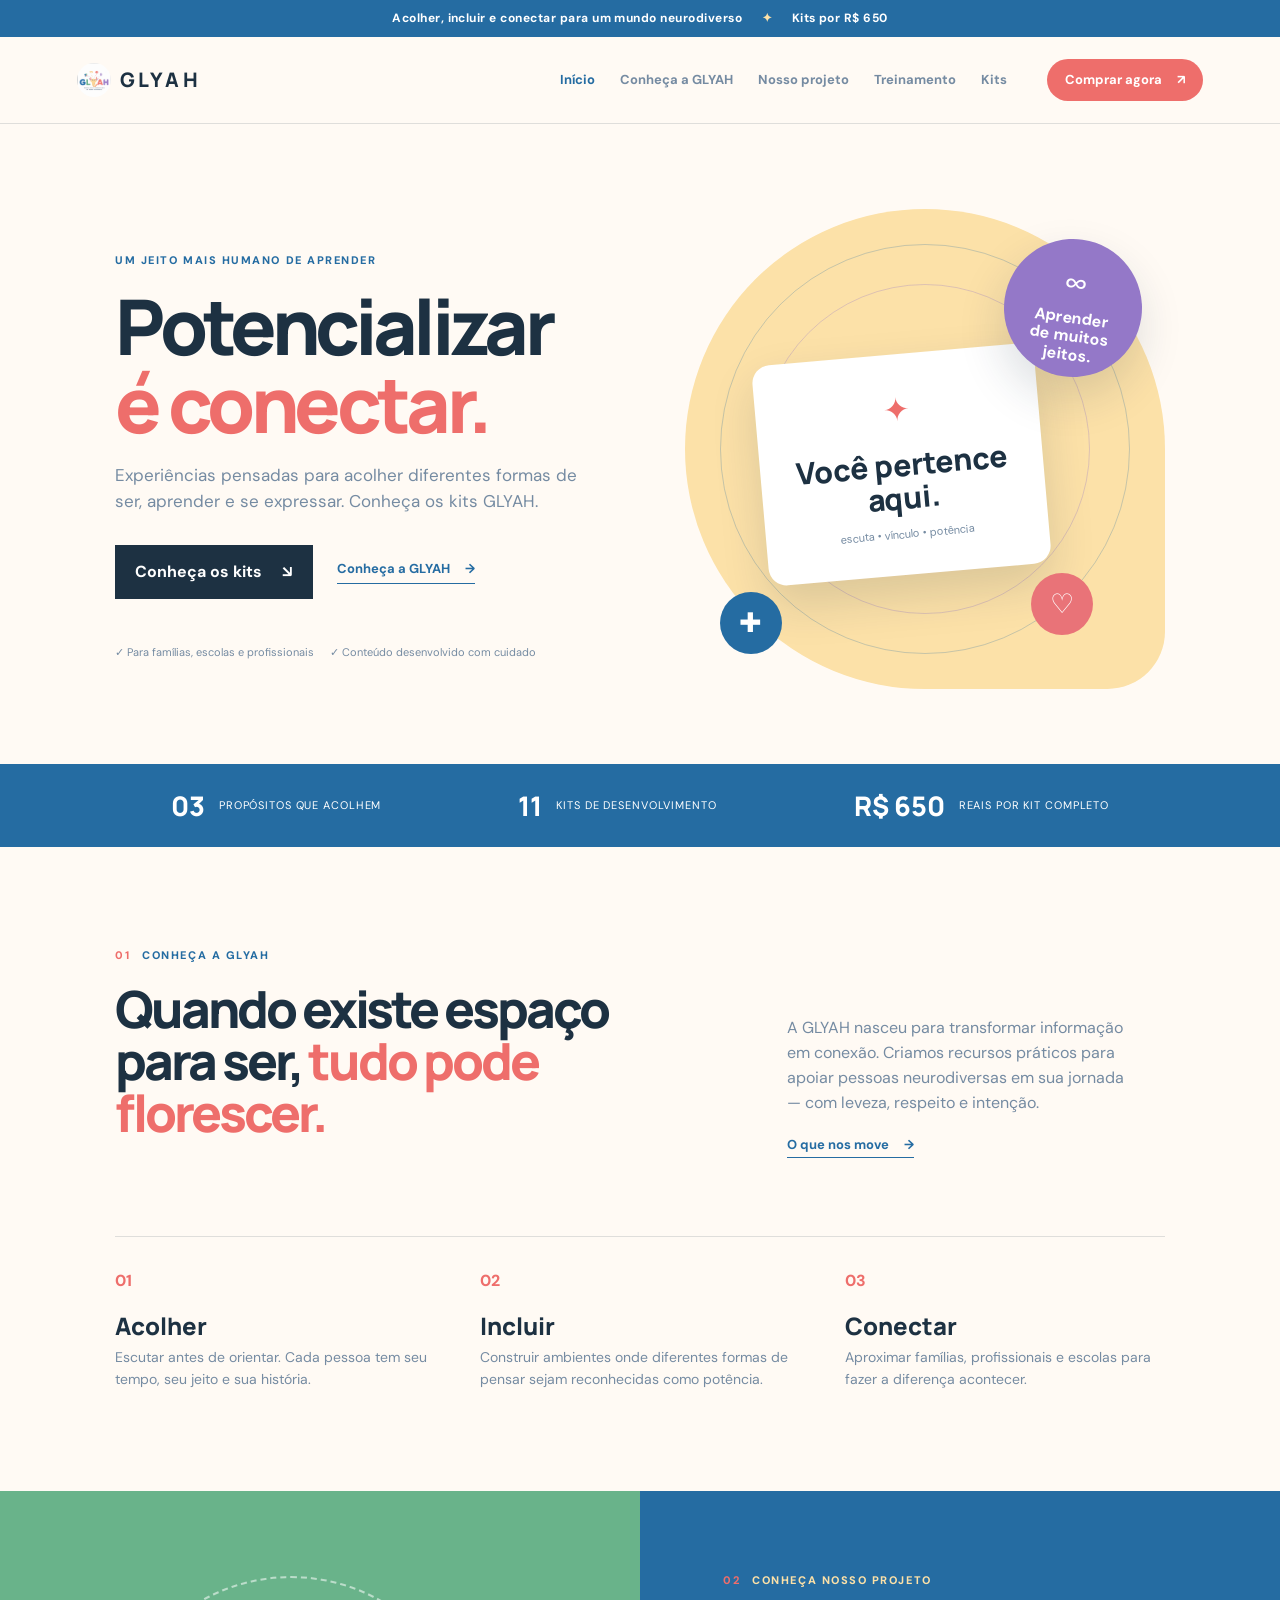
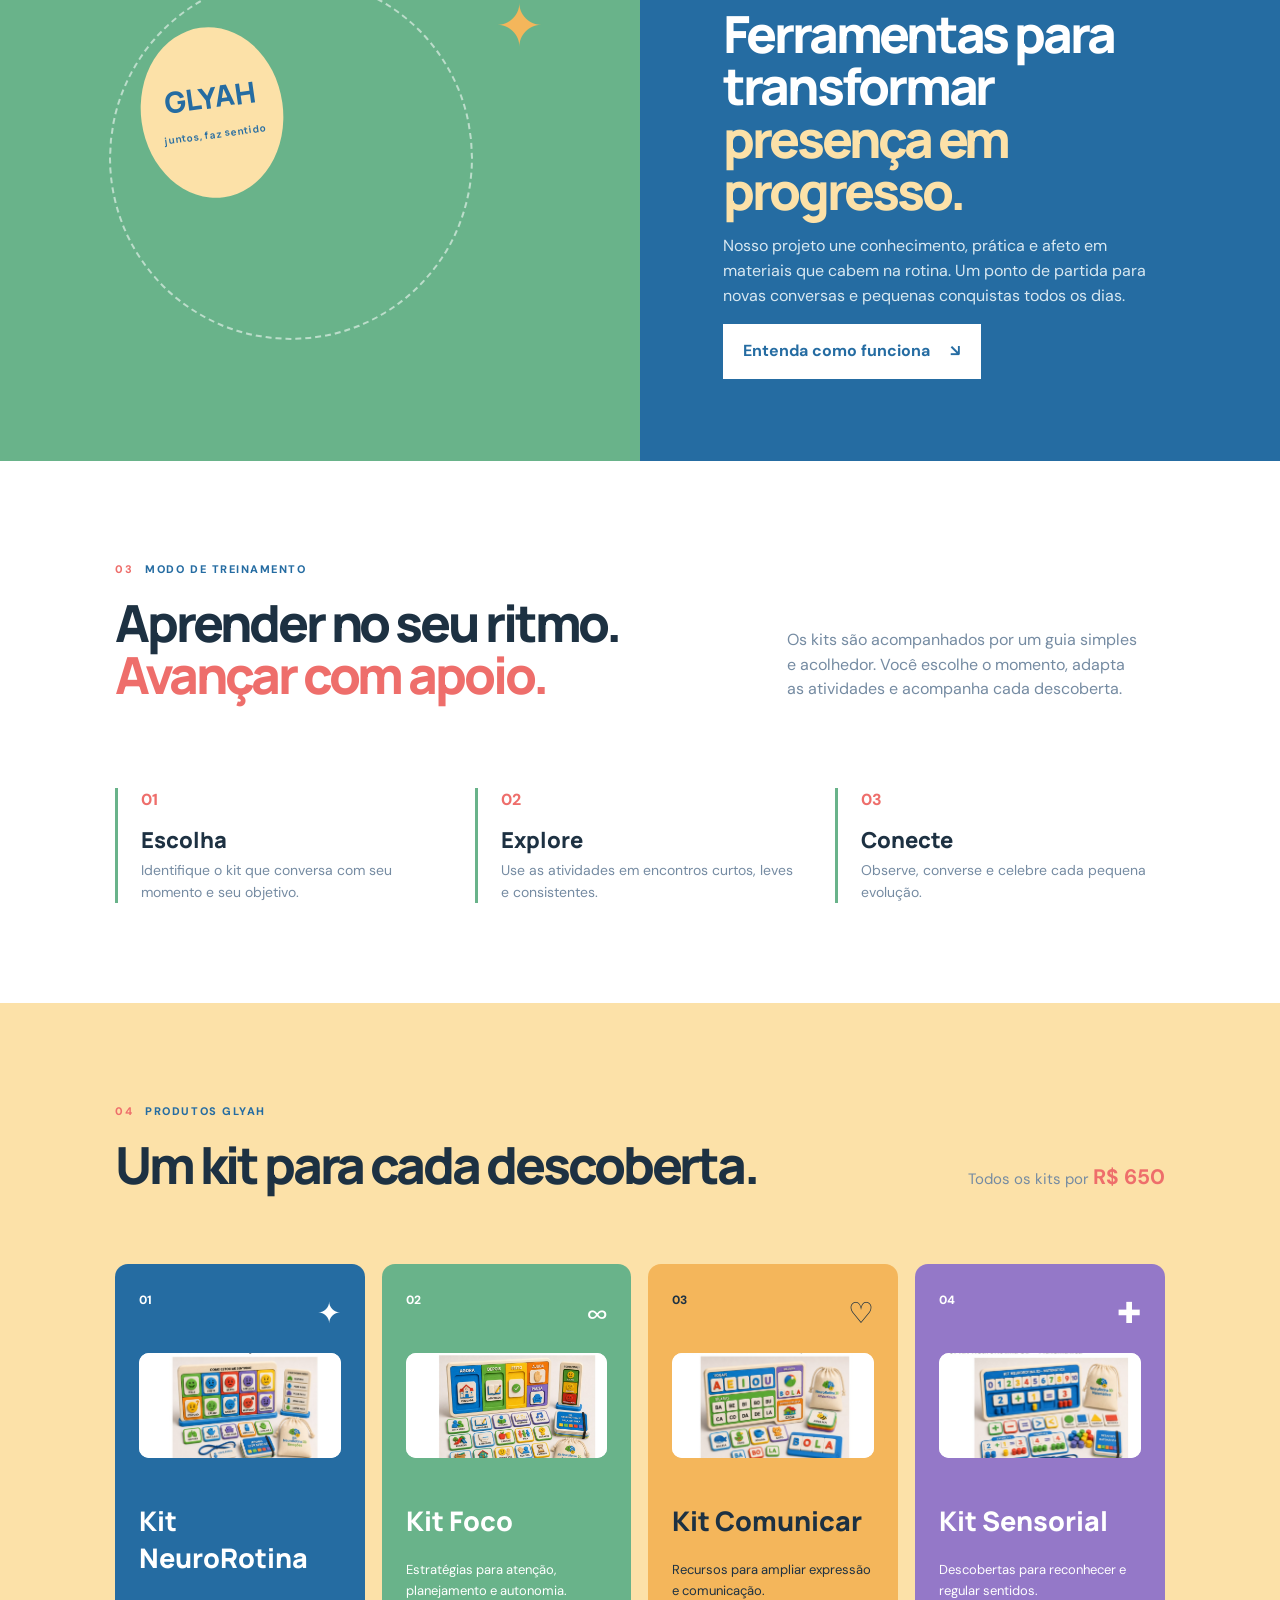
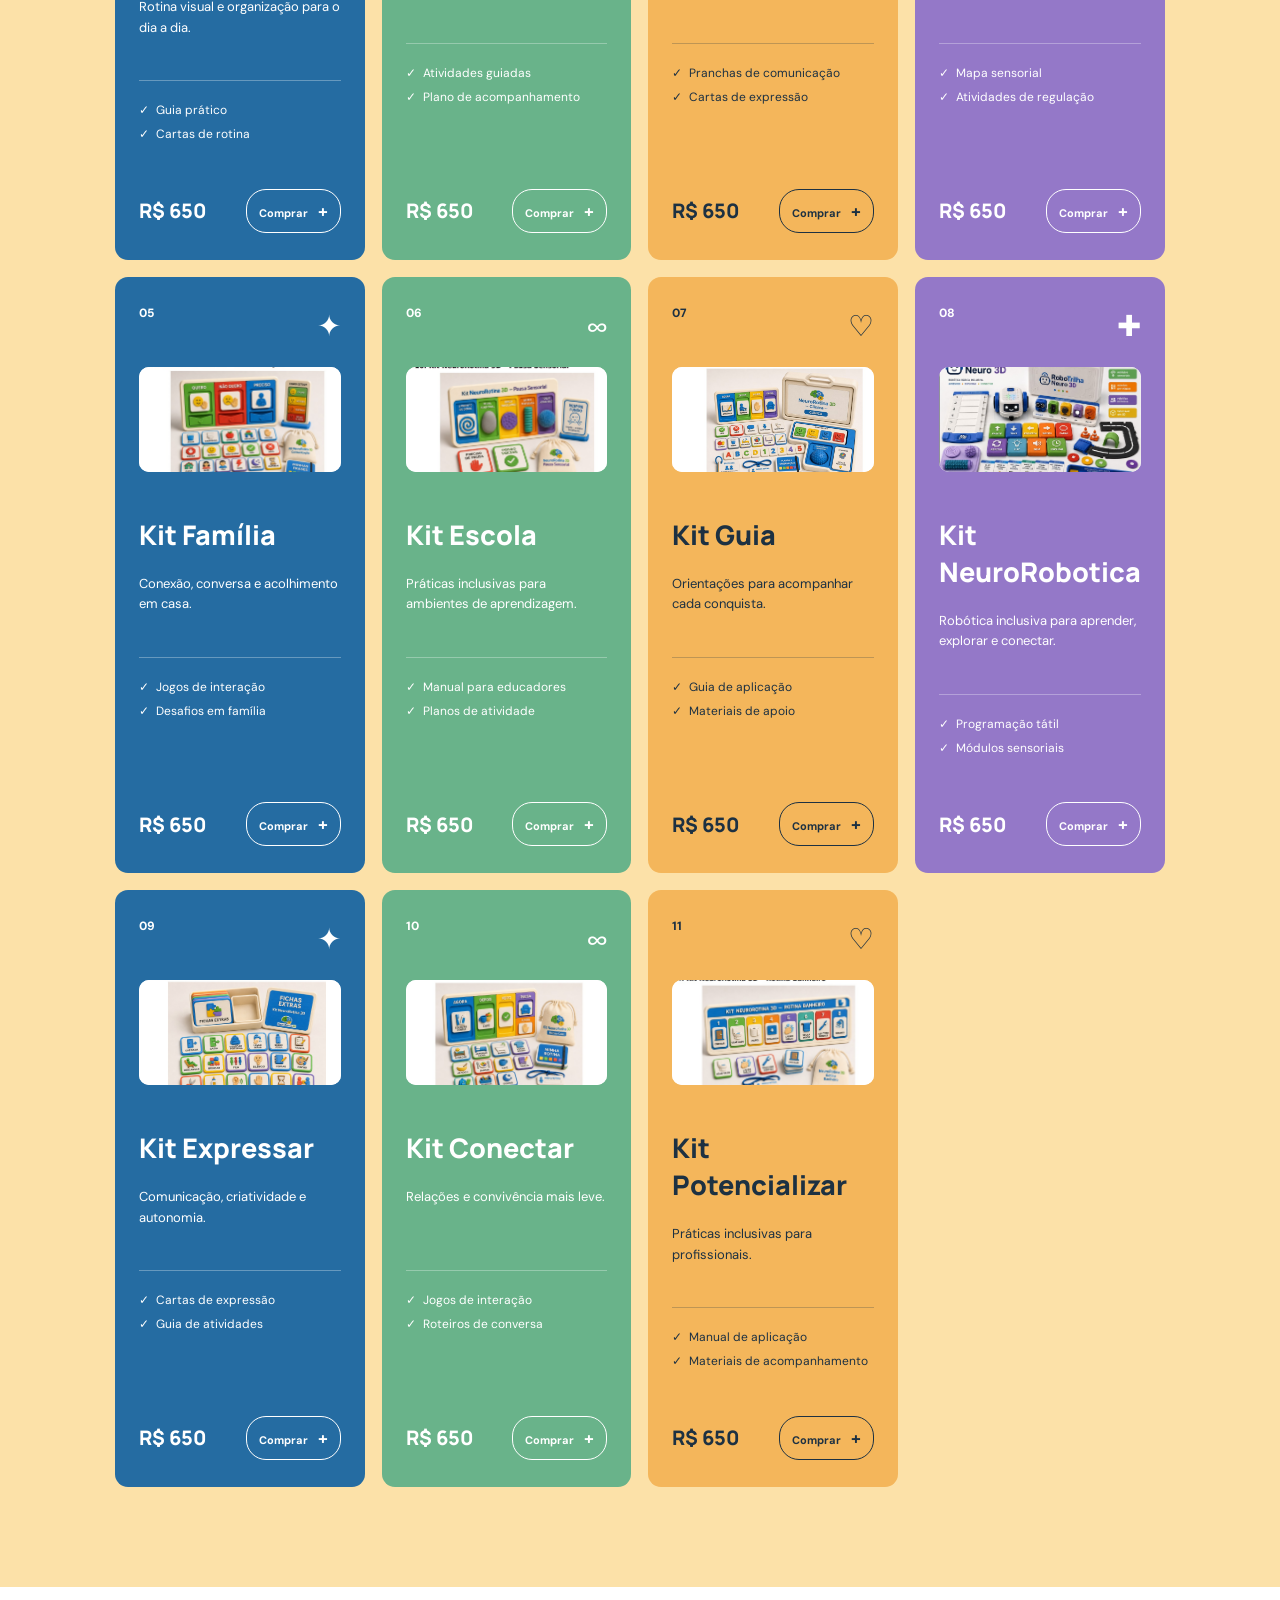
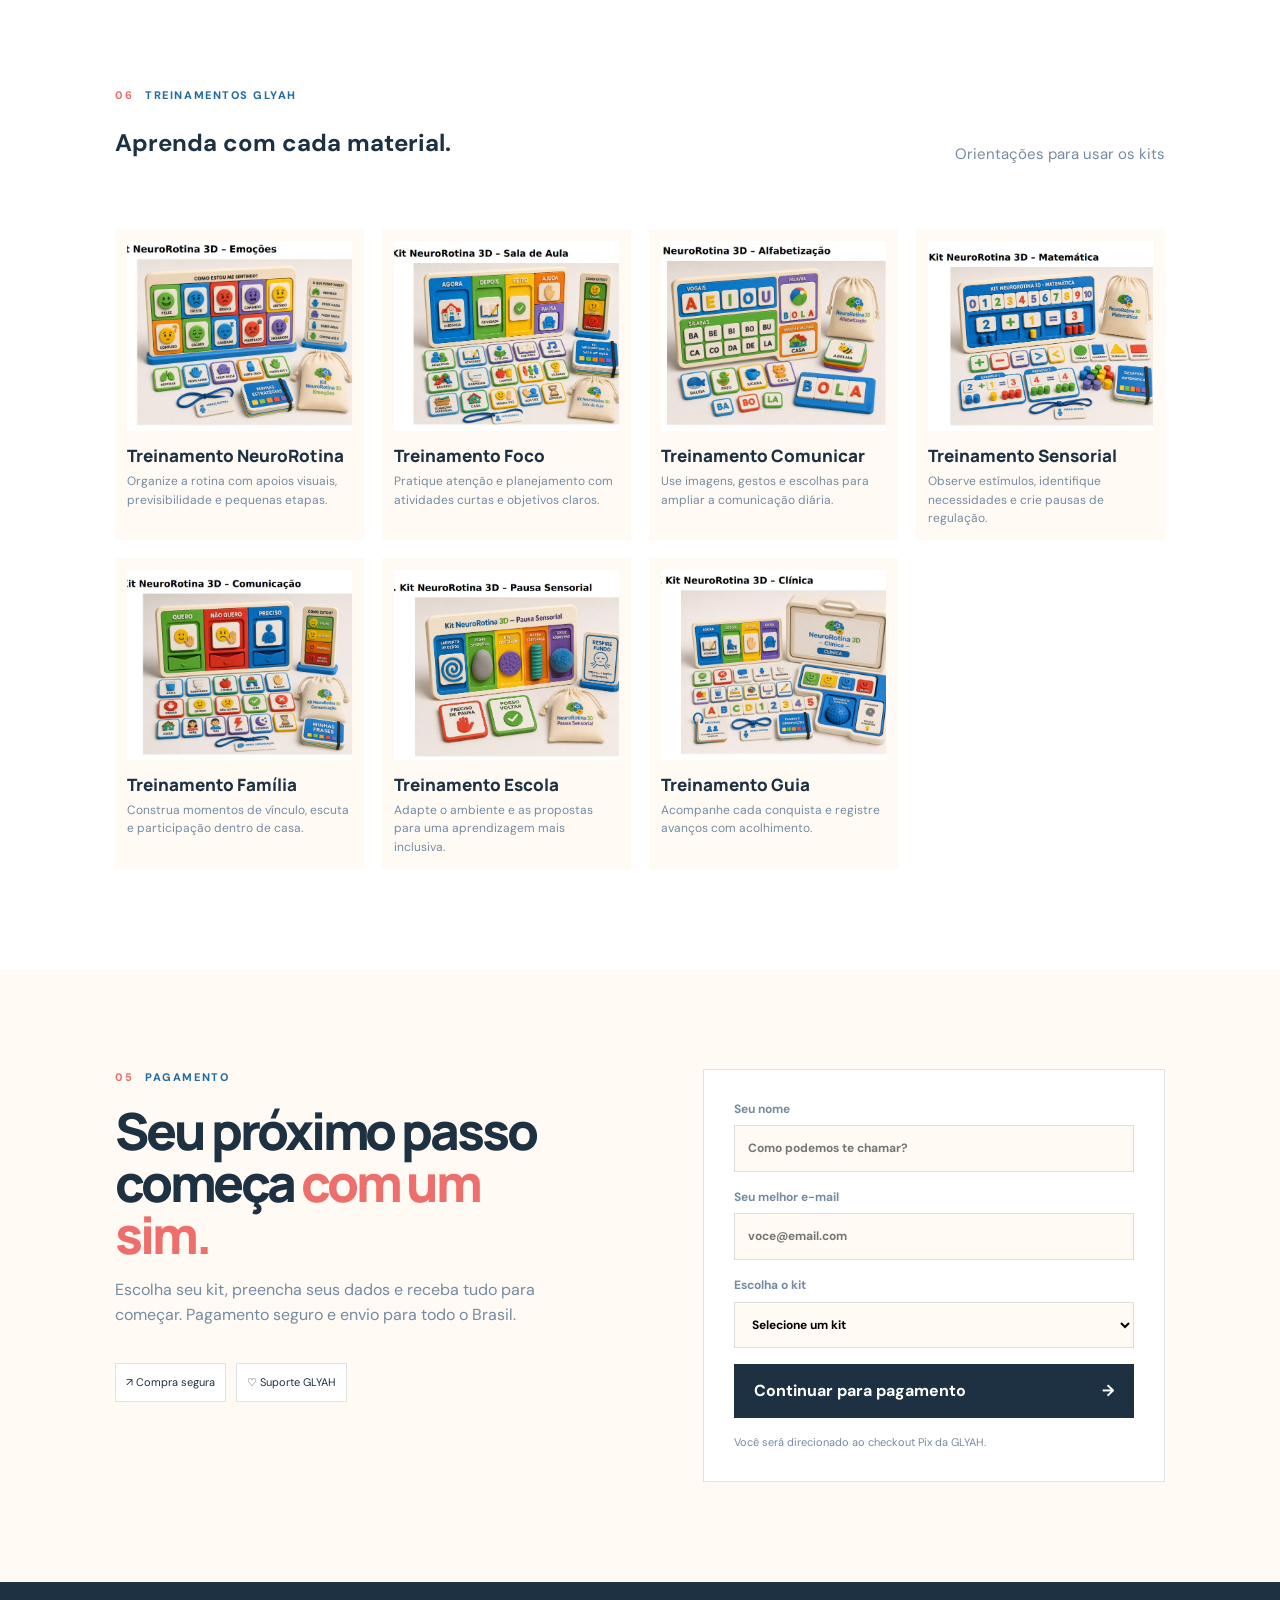
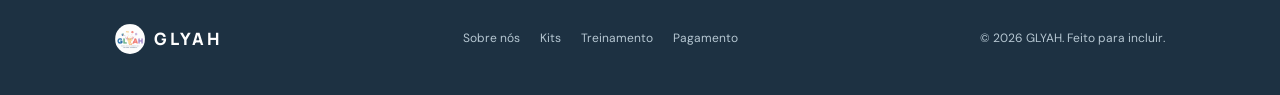
<file: index.html>
<!DOCTYPE html>
<html lang="pt-BR">
<head>
  <meta charset="UTF-8">
  <meta name="viewport" content="width=device-width, initial-scale=1.0">
  <meta name="theme-color" content="#256CA2">
  <meta name="description" content="GLYAH — acolher, incluir e conectar para um mundo neurodiverso. Kits de desenvolvimento e treinamento.">
  <title>GLYAH — acolher, incluir e conectar</title>
  <link rel="preconnect" href="https://fonts.googleapis.com">
  <link rel="preconnect" href="https://fonts.gstatic.com" crossorigin>
  <link href="https://fonts.googleapis.com/css2?family=DM+Sans:wght@400;500;600;700&family=Manrope:wght@600;700;800&display=swap" rel="stylesheet">
  <link rel="stylesheet" href="styles.css">
  <style>
    .hero-card-main { text-align: center; }
    .hero-card-main small { display: block; text-align: center; }
    .hero-card-float { text-align: center; }
    .hero-card-float p { text-align: center; }
  </style>
</head>
<body data-page="home">
  <div class="announcement">Acolher, incluir e conectar para um mundo neurodiverso <span>✦</span> Kits por R$ 650</div>

  <header class="site-header">
    <a class="brand" href="#inicio" aria-label="GLYAH início">
      <img src="glyah-logo.png" alt="Logo GLYAH">
      <span>GLYAH</span>
    </a>
    <nav class="main-nav" aria-label="Navegação principal">
      <a class="active" href="#inicio">Início</a>
      <a href="#sobre">Conheça a GLYAH</a>
      <a href="#projeto">Nosso projeto</a>
      <a href="#treinamento">Treinamento</a>
      <a href="#kits">Kits</a>
    </nav>
    <a class="header-cta" href="#pagamento">Comprar agora <span>↗</span></a>
    <button class="menu-button" aria-label="Abrir menu"><span></span><span></span></button>
  </header>

  <main>
    <section class="hero" id="inicio">
      <div class="hero-copy reveal">
        <p class="eyebrow">Um jeito mais humano de aprender</p>
        <h1>Potencializar<br><em>é conectar.</em></h1>
        <p class="hero-description">Experiências pensadas para acolher diferentes formas de ser, aprender e se expressar. Conheça os kits GLYAH.</p>
        <div class="hero-actions"><a class="button button-dark" href="#kits">Conheça os kits <span>↘</span></a><a class="text-link" href="#sobre">Conheça a GLYAH <span>→</span></a></div>
        <div class="hero-trust"><span>✓ Para famílias, escolas e profissionais</span><span>✓ Conteúdo desenvolvido com cuidado</span></div>
      </div>
      <div class="hero-art reveal reveal-delay">
        <div class="art-orbit orbit-one"></div><div class="art-orbit orbit-two"></div>
        <div class="hero-card hero-card-main"><span class="card-icon">✦</span><strong>Você pertence<br>aqui.</strong><small>escuta • vínculo • potência</small></div>
        <div class="hero-card hero-card-float"><span>∞</span><p>Aprender<br>de muitos<br>jeitos.</p></div>
        <div class="hero-bubble bubble-pink">♡</div><div class="hero-bubble bubble-blue">✚</div>
      </div>
    </section>

    <section class="stats-band"><div><strong>03</strong><span>propósitos que acolhem</span></div><div><strong>11</strong><span>kits de desenvolvimento</span></div><div><strong>R$ 650</strong><span>reais por kit completo</span></div></section>

    <section class="about section-pad" id="sobre">
      <div class="section-label"><span>01</span><p>Conheça a GLYAH</p></div>
      <div class="split-heading"><h2>Quando existe espaço para ser, <em>tudo pode florescer.</em></h2><div><p>A GLYAH nasceu para transformar informação em conexão. Criamos recursos práticos para apoiar pessoas neurodiversas em sua jornada — com leveza, respeito e intenção.</p><a class="text-link" href="#projeto">O que nos move <span>→</span></a></div></div>
      <div class="values-grid"><article><span>01</span><h3>Acolher</h3><p>Escutar antes de orientar. Cada pessoa tem seu tempo, seu jeito e sua história.</p></article><article><span>02</span><h3>Incluir</h3><p>Construir ambientes onde diferentes formas de pensar sejam reconhecidas como potência.</p></article><article><span>03</span><h3>Conectar</h3><p>Aproximar famílias, profissionais e escolas para fazer a diferença acontecer.</p></article></div>
    </section>

    <section class="project-section" id="projeto">
      <div class="project-visual"><div class="project-sticker">GLYAH<br><small>juntos, faz sentido</small></div><div class="project-sun">✦</div></div>
      <div class="project-content"><div class="section-label light-label"><span>02</span><p>Conheça nosso projeto</p></div><h2>Ferramentas para transformar <em>presença em progresso.</em></h2><p>Nosso projeto une conhecimento, prática e afeto em materiais que cabem na rotina. Um ponto de partida para novas conversas e pequenas conquistas todos os dias.</p><a class="button button-light" href="#treinamento">Entenda como funciona <span>↘</span></a></div>
    </section>

    <section class="training section-pad" id="treinamento">
      <div class="section-label"><span>03</span><p>Modo de treinamento</p></div>
      <div class="training-top"><h2>Aprender no seu ritmo.<br><em>Avançar com apoio.</em></h2><p>Os kits são acompanhados por um guia simples e acolhedor. Você escolhe o momento, adapta as atividades e acompanha cada descoberta.</p></div>
      <div class="steps"><article><div class="step-number">01</div><h3>Escolha</h3><p>Identifique o kit que conversa com seu momento e seu objetivo.</p></article><article><div class="step-number">02</div><h3>Explore</h3><p>Use as atividades em encontros curtos, leves e consistentes.</p></article><article><div class="step-number">03</div><h3>Conecte</h3><p>Observe, converse e celebre cada pequena evolução.</p></article></div>
    </section>

    <section class="kits section-pad" id="kits">
      <div class="section-heading"><div><div class="section-label"><span>04</span><p>Produtos GLYAH</p></div><h2>Um kit para cada descoberta.</h2></div><p class="heading-note">Todos os kits por <strong>R$ 650</strong></p></div>
      <div class="kits-grid">
        <article class="kit-card kit-blue"><div class="kit-top"><span class="kit-number">01</span><span class="kit-symbol">✦</span></div><img class="kit-image" src="kit-neurorotina.jpeg" alt="Imagem do Kit NeuroRotina"><h3>Kit NeuroRotina</h3><p>Rotina visual e organização para o dia a dia.</p><ul><li>Guia prático</li><li>Cartas de rotina</li></ul><div class="kit-footer"><strong>R$ 650</strong><button class="add-kit" data-kit="Kit NeuroRotina">Comprar <span>+</span></button></div></article>
        <article class="kit-card kit-green"><div class="kit-top"><span class="kit-number">02</span><span class="kit-symbol">∞</span></div><img class="kit-image" src="kit-foco.jpeg" alt="Imagem do Kit Foco"><h3>Kit Foco</h3><p>Estratégias para atenção, planejamento e autonomia.</p><ul><li>Atividades guiadas</li><li>Plano de acompanhamento</li></ul><div class="kit-footer"><strong>R$ 650</strong><button class="add-kit" data-kit="Kit Foco">Comprar <span>+</span></button></div></article>
        <article class="kit-card kit-yellow"><div class="kit-top"><span class="kit-number">03</span><span class="kit-symbol">♡</span></div><img class="kit-image" src="kit-comunicar.jpeg" alt="Imagem do Kit Comunicar"><h3>Kit Comunicar</h3><p>Recursos para ampliar expressão e comunicação.</p><ul><li>Pranchas de comunicação</li><li>Cartas de expressão</li></ul><div class="kit-footer"><strong>R$ 650</strong><button class="add-kit" data-kit="Kit Comunicar">Comprar <span>+</span></button></div></article>
        <article class="kit-card kit-purple"><div class="kit-top"><span class="kit-number">04</span><span class="kit-symbol">✚</span></div><img class="kit-image" src="kit-sensorial.jpeg" alt="Imagem do Kit Sensorial"><h3>Kit Sensorial</h3><p>Descobertas para reconhecer e regular sentidos.</p><ul><li>Mapa sensorial</li><li>Atividades de regulação</li></ul><div class="kit-footer"><strong>R$ 650</strong><button class="add-kit" data-kit="Kit Sensorial">Comprar <span>+</span></button></div></article>
        <article class="kit-card kit-blue"><div class="kit-top"><span class="kit-number">05</span><span class="kit-symbol">✦</span></div><img class="kit-image" src="kit-familia.jpeg" alt="Imagem do Kit Família"><h3>Kit Família</h3><p>Conexão, conversa e acolhimento em casa.</p><ul><li>Jogos de interação</li><li>Desafios em família</li></ul><div class="kit-footer"><strong>R$ 650</strong><button class="add-kit" data-kit="Kit Família">Comprar <span>+</span></button></div></article>
        <article class="kit-card kit-green"><div class="kit-top"><span class="kit-number">06</span><span class="kit-symbol">∞</span></div><img class="kit-image" src="kit-escola.jpeg" alt="Imagem do Kit Escola"><h3>Kit Escola</h3><p>Práticas inclusivas para ambientes de aprendizagem.</p><ul><li>Manual para educadores</li><li>Planos de atividade</li></ul><div class="kit-footer"><strong>R$ 650</strong><button class="add-kit" data-kit="Kit Escola">Comprar <span>+</span></button></div></article>
        <article class="kit-card kit-yellow"><div class="kit-top"><span class="kit-number">07</span><span class="kit-symbol">♡</span></div><img class="kit-image" src="kit-guia.jpeg" alt="Imagem do Kit Guia"><h3>Kit Guia</h3><p>Orientações para acompanhar cada conquista.</p><ul><li>Guia de aplicação</li><li>Materiais de apoio</li></ul><div class="kit-footer"><strong>R$ 650</strong><button class="add-kit" data-kit="Kit Guia">Comprar <span>+</span></button></div></article>
        <article class="kit-card kit-purple"><div class="kit-top"><span class="kit-number">08</span><span class="kit-symbol">✚</span></div><img class="kit-image" src="kit-neurorobotica.png" alt="Imagem do Kit NeuroRobotica"><h3>Kit NeuroRobotica</h3><p>Robótica inclusiva para aprender, explorar e conectar.</p><ul><li>Programação tátil</li><li>Módulos sensoriais</li></ul><div class="kit-footer"><strong>R$ 650</strong><button class="add-kit" data-kit="Kit NeuroRobotica">Comprar <span>+</span></button></div></article>
        <article class="kit-card kit-blue"><div class="kit-top"><span class="kit-number">09</span><span class="kit-symbol">✦</span></div><img class="kit-image" src="kit-expressar.jpeg" alt="Imagem do Kit Expressar"><h3>Kit Expressar</h3><p>Comunicação, criatividade e autonomia.</p><ul><li>Cartas de expressão</li><li>Guia de atividades</li></ul><div class="kit-footer"><strong>R$ 650</strong><button class="add-kit" data-kit="Kit Expressar">Comprar <span>+</span></button></div></article>
        <article class="kit-card kit-green"><div class="kit-top"><span class="kit-number">10</span><span class="kit-symbol">∞</span></div><img class="kit-image" src="kit-conectar.jpeg" alt="Imagem do Kit Conectar"><h3>Kit Conectar</h3><p>Relações e convivência mais leve.</p><ul><li>Jogos de interação</li><li>Roteiros de conversa</li></ul><div class="kit-footer"><strong>R$ 650</strong><button class="add-kit" data-kit="Kit Conectar">Comprar <span>+</span></button></div></article>
        <article class="kit-card kit-yellow"><div class="kit-top"><span class="kit-number">11</span><span class="kit-symbol">♡</span></div><img class="kit-image" src="kit-potencializar.jpeg" alt="Imagem do Kit Potencializar"><h3>Kit Potencializar</h3><p>Práticas inclusivas para profissionais.</p><ul><li>Manual de aplicação</li><li>Materiais de acompanhamento</li></ul><div class="kit-footer"><strong>R$ 650</strong><button class="add-kit" data-kit="Kit Potencializar">Comprar <span>+</span></button></div></article>
      </div>
    </section>

    <section class="image-gallery section-pad" id="galeria">
      <div class="section-heading"><div><div class="section-label"><span>06</span><p>Treinamentos GLYAH</p></div><h2>Aprenda com cada material.</h2></div><p class="heading-note">Orientações para usar os kits</p></div>
      <div class="gallery-grid">
        <article><img src="kit-neurorotina.jpeg" alt="Treinamento NeuroRotina"><h3>Treinamento NeuroRotina</h3><p>Organize a rotina com apoios visuais, previsibilidade e pequenas etapas.</p></article>
        <article><img src="kit-foco.jpeg" alt="Treinamento Foco"><h3>Treinamento Foco</h3><p>Pratique atenção e planejamento com atividades curtas e objetivos claros.</p></article>
        <article><img src="kit-comunicar.jpeg" alt="Treinamento Comunicar"><h3>Treinamento Comunicar</h3><p>Use imagens, gestos e escolhas para ampliar a comunicação diária.</p></article>
        <article><img src="kit-sensorial.jpeg" alt="Treinamento Sensorial"><h3>Treinamento Sensorial</h3><p>Observe estímulos, identifique necessidades e crie pausas de regulação.</p></article>
        <article><img src="kit-familia.jpeg" alt="Treinamento Família"><h3>Treinamento Família</h3><p>Construa momentos de vínculo, escuta e participação dentro de casa.</p></article>
        <article><img src="kit-escola.jpeg" alt="Treinamento Escola"><h3>Treinamento Escola</h3><p>Adapte o ambiente e as propostas para uma aprendizagem mais inclusiva.</p></article>
        <article><img src="kit-guia.jpeg" alt="Treinamento Guia"><h3>Treinamento Guia</h3><p>Acompanhe cada conquista e registre avanços com acolhimento.</p></article>
      </div>
    </section>

    <section class="payment section-pad" id="pagamento">
      <div class="payment-copy"><div class="section-label"><span>05</span><p>Pagamento</p></div><h2>Seu próximo passo começa <em>com um sim.</em></h2><p>Escolha seu kit, preencha seus dados e receba tudo para começar. Pagamento seguro e envio para todo o Brasil.</p><div class="payment-badges"><span>↗ Compra segura</span><span>♡ Suporte GLYAH</span></div></div>
      <form class="payment-form" id="payment-form"><label>Seu nome<input required type="text" placeholder="Como podemos te chamar?"></label><label>Seu melhor e-mail<input required type="email" placeholder="voce@email.com"></label><label>Escolha o kit<select required><option value="">Selecione um kit</option><option>Kit Acolher — R$ 650</option><option>Kit Expressar — R$ 650</option><option>Kit Conectar — R$ 650</option><option>Kit Potencializar — R$ 650</option></select></label><button class="button button-dark" type="submit">Continuar para pagamento <span>→</span></button><small>Você será direcionado ao checkout Pix da GLYAH.</small></form>
    </section>
  </main>

  <footer class="site-footer"><a class="brand" href="#inicio"><img src="glyah-logo.png" alt="Logo GLYAH"><span>GLYAH</span></a><div class="footer-links"><a href="#sobre">Sobre nós</a><a href="#kits">Kits</a><a href="#treinamento">Treinamento</a><a href="#pagamento">Pagamento</a></div><p>© 2026 GLYAH. Feito para incluir.</p></footer>
  <div class="toast" role="status">Kit adicionado ao seu pedido <span>✓</span></div>
  <script src="script.js"></script>
</body>
</html>
</file>
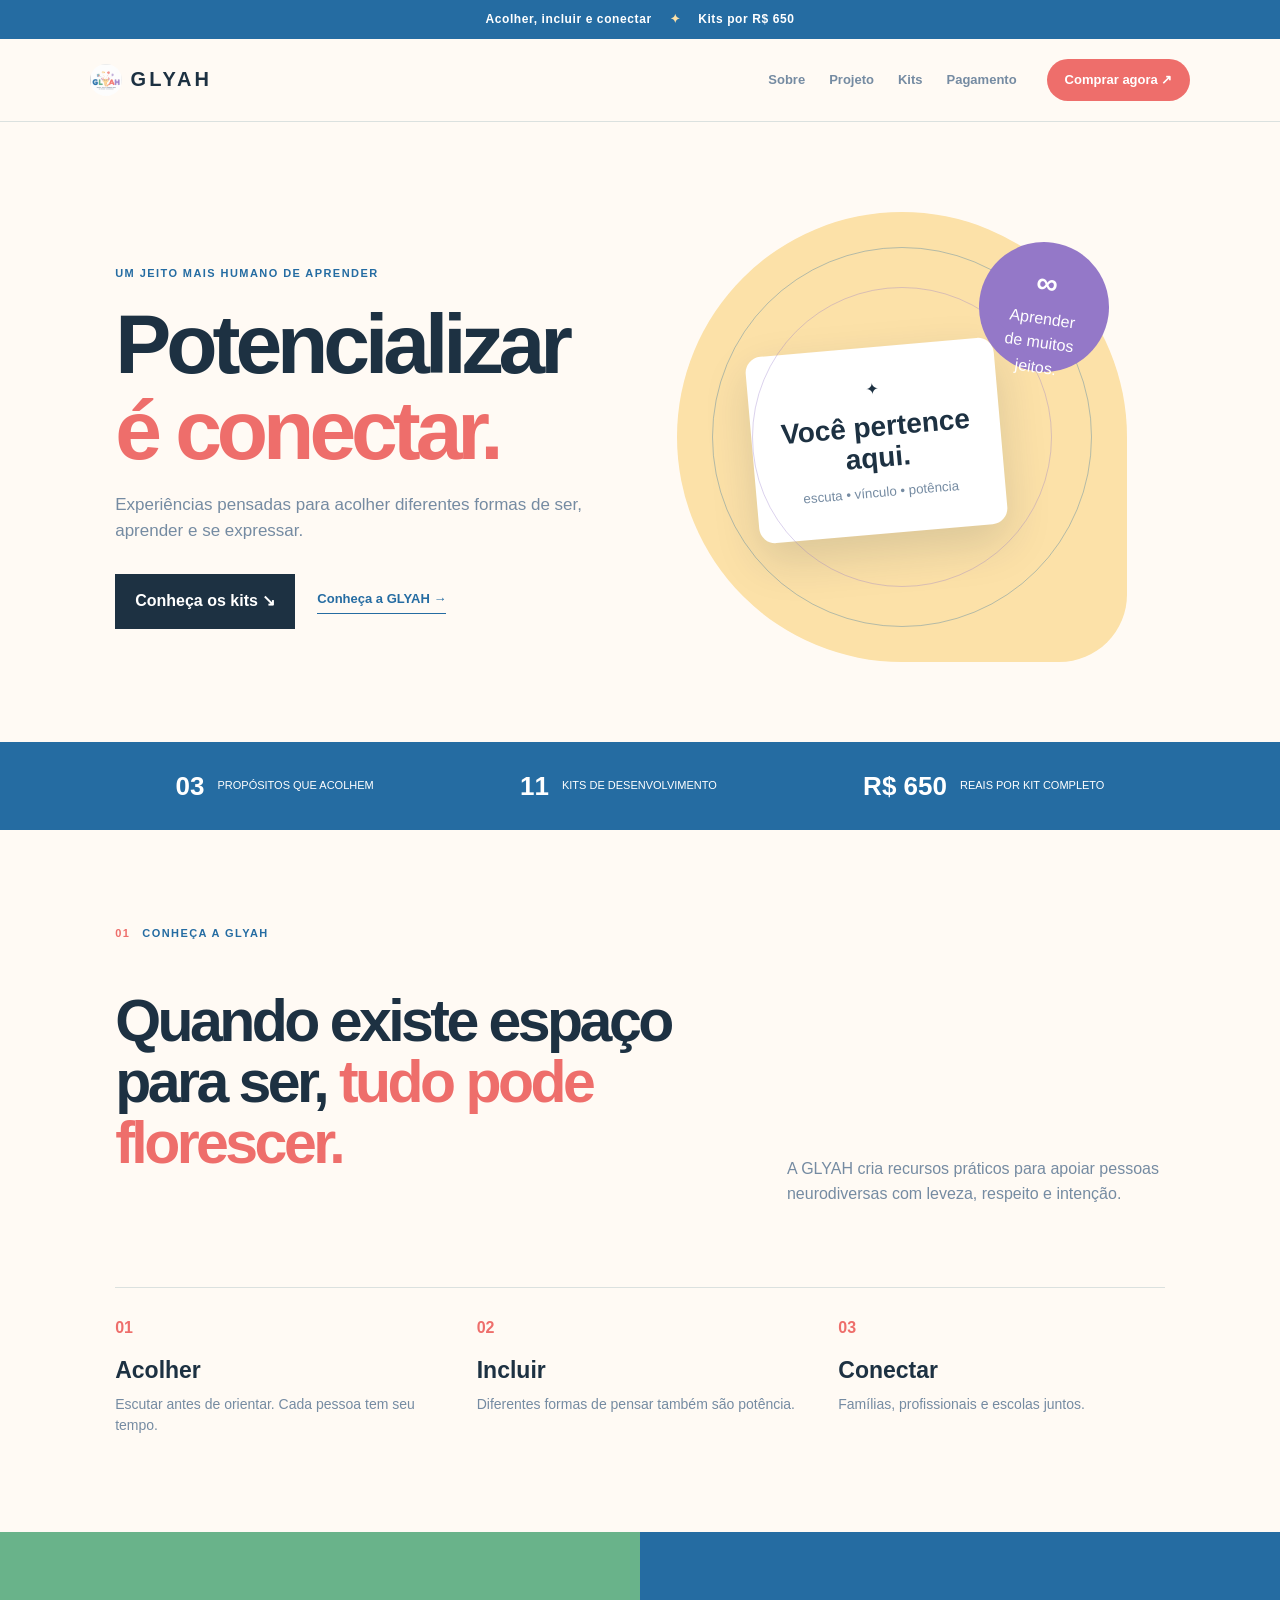
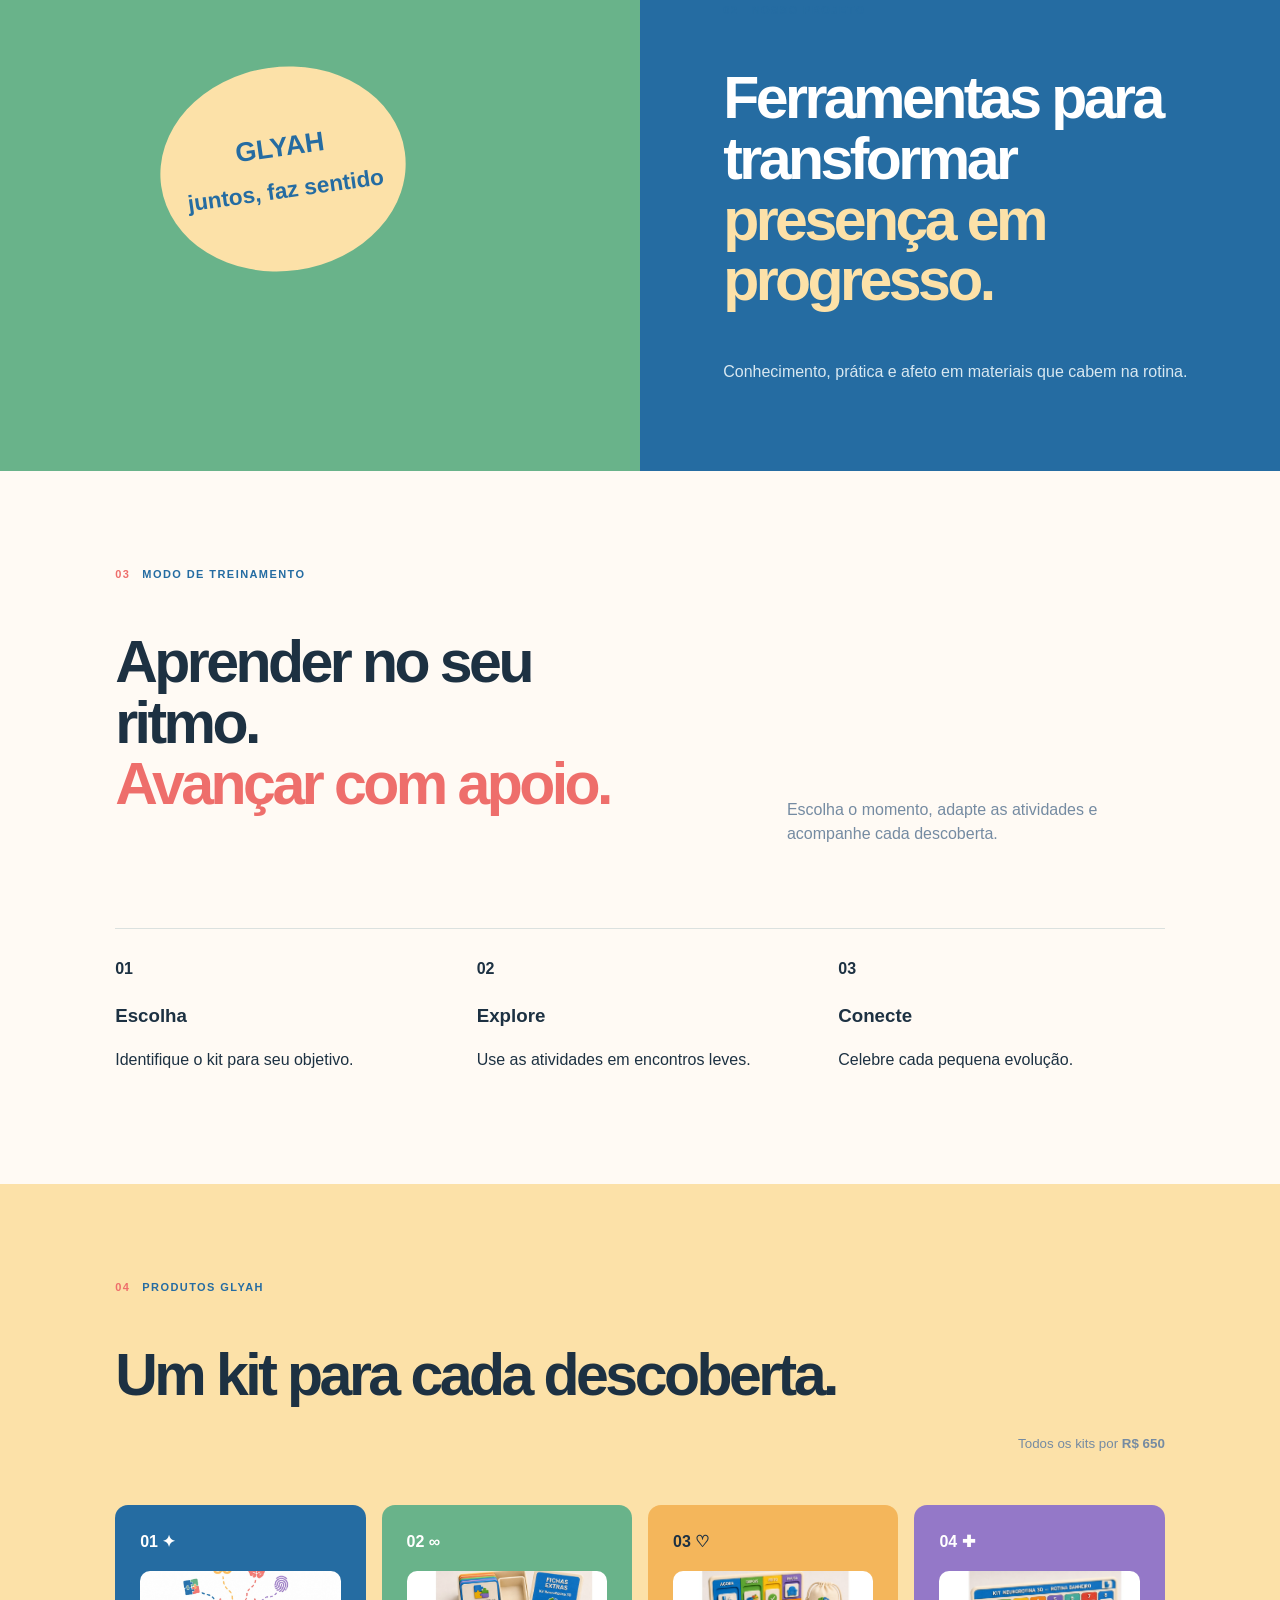
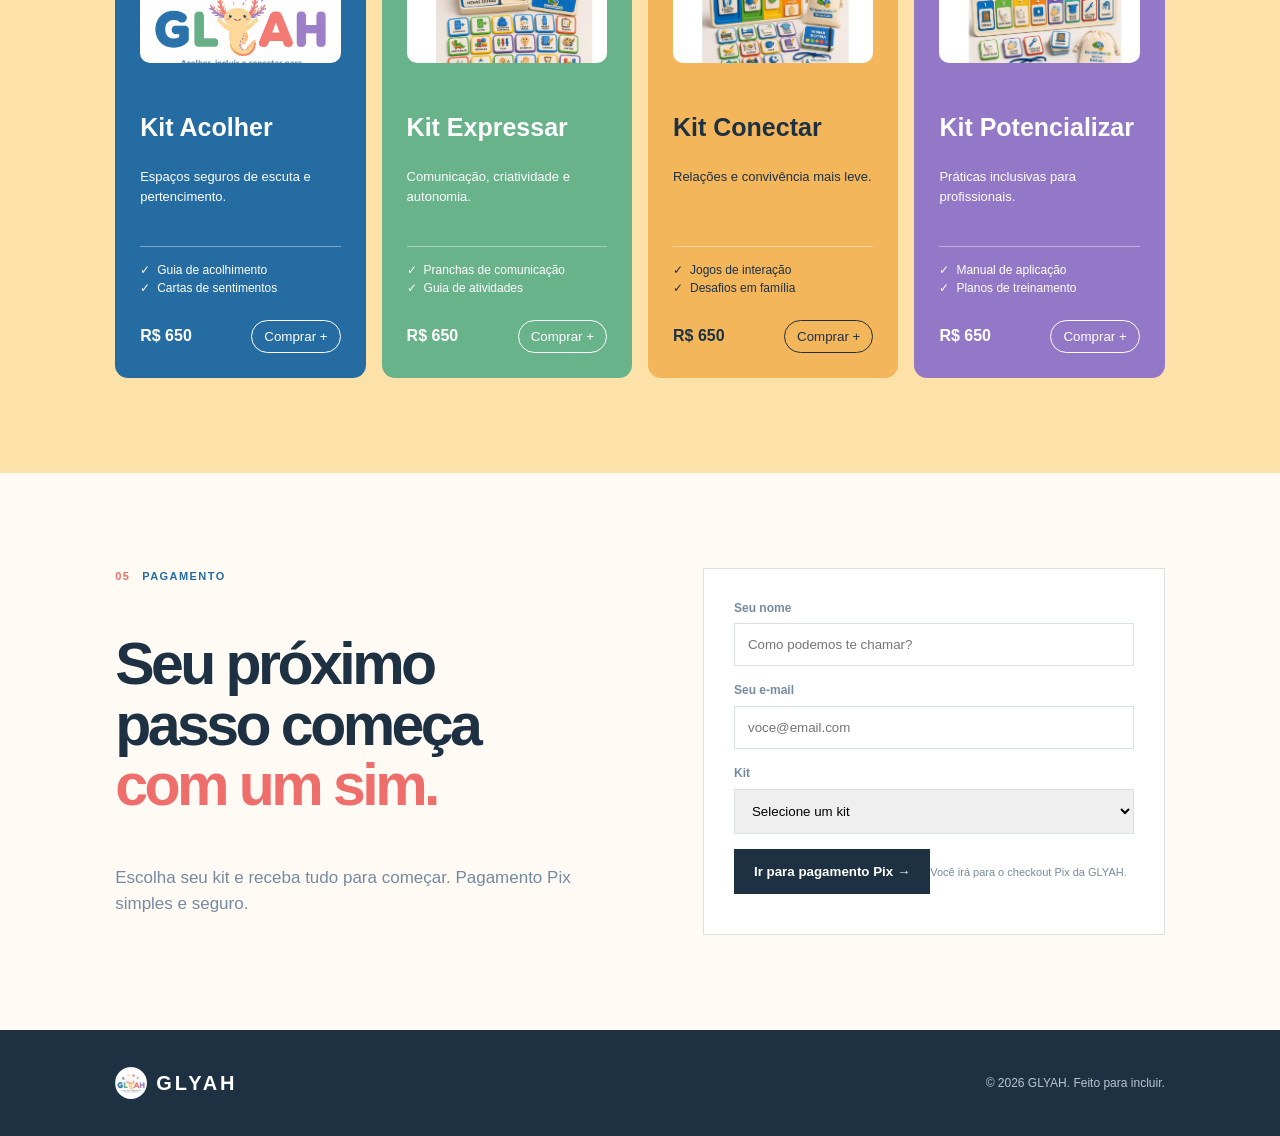
<file: GLYAH.html>
<!doctype html>
<html lang="pt-BR">
<head>
<meta charset="utf-8">
<meta name="viewport" content="width=device-width,initial-scale=1">
<meta name="theme-color" content="#256CA2">
<meta name="description" content="GLYAH — acolher, incluir e conectar para um mundo neurodiverso.">
<link rel="canonical" href="https://glyah.com.br/">
<meta property="og:type" content="website">
<meta property="og:url" content="https://glyah.com.br/">
<meta property="og:title" content="GLYAH — acolher, incluir e conectar">
<meta property="og:description" content="Kits GLYAH para acolher, incluir e conectar.">
<title>GLYAH — acolher, incluir e conectar</title>
<style>
:root{--b:#256CA2;--g:#69B38A;--y:#F4B65B;--r:#EE6E6B;--p:#9478C8;--c:#FCE1A8;--ink:#1d3142;--paper:#fffaf4;--muted:#758BA2;--line:#dbe1df}*{box-sizing:border-box}html{scroll-behavior:smooth}body{margin:0;background:var(--paper);color:var(--ink);font:16px Arial,sans-serif;line-height:1.55}a{color:inherit;text-decoration:none}.top{background:var(--b);color:#fff;font-size:12px;font-weight:bold;letter-spacing:.05em;padding:10px;text-align:center}.top span{color:var(--c);margin:0 14px}.header{align-items:center;background:#fffaf4ee;border-bottom:1px solid var(--line);display:flex;gap:30px;justify-content:space-between;padding:20px 7%;position:sticky;top:0;z-index:5}.brand{align-items:center;display:flex;font-size:20px;font-weight:800;gap:9px;letter-spacing:.15em}.brand img{border-radius:50%;height:32px;object-fit:cover;width:32px}.mark{align-items:center;background:var(--y);border-radius:50%;color:#fff;display:inline-flex;font-size:16px;height:32px;justify-content:center;width:32px}.nav{display:flex;gap:24px;margin-left:auto}.nav a{color:var(--muted);font-size:13px;font-weight:bold}.nav a:hover{color:var(--b)}.buy{background:var(--r);border-radius:24px;color:#fff;font-size:13px;font-weight:bold;padding:11px 18px}.menu{background:none;border:0;display:none}.menu i{background:var(--ink);display:block;height:2px;margin:5px;width:21px}.hero{display:grid;gap:7%;grid-template-columns:1fr 1fr;min-height:620px;padding:90px 9% 70px}.eyebrow,.label{color:var(--b);font-size:11px;font-weight:bold;letter-spacing:.13em;text-transform:uppercase}.hero h1,h2{font-weight:800;letter-spacing:-.06em;line-height:1.03}.hero h1{font-size:clamp(48px,7vw,84px);margin:18px 0}.hero em,h2 em{color:var(--r);font-style:normal}.hero-copy{align-self:center;max-width:560px}.lead{color:var(--muted);font-size:17px;max-width:490px}.actions{align-items:center;display:flex;gap:22px;margin-top:30px}.button{background:var(--ink);border:0;color:#fff;cursor:pointer;font-weight:bold;padding:15px 20px}.link{border-bottom:1px solid var(--b);color:var(--b);font-size:13px;font-weight:bold;padding-bottom:4px}.art{background:var(--c);border-radius:50% 50% 15% 50%;height:450px;position:relative;width:450px}.art:before,.art:after{border:1px solid #256ca255;border-radius:50%;content:"";inset:35px;position:absolute}.art:after{inset:75px;border-color:#9478c855}.card{background:#fff;border-radius:16px;box-shadow:0 18px 45px #1d314226;left:75px;padding:30px;position:absolute;top:135px;transform:rotate(-5deg)}.card b{display:block;font-size:28px;line-height:1.1;margin:10px 0}.card small{color:var(--muted)}.float{background:var(--p);border-radius:50%;color:#fff;height:130px;padding:18px;position:absolute;right:18px;top:30px;transform:rotate(8deg);width:130px}.float strong{font-size:30px}.stats{background:var(--b);color:#fff;display:flex;justify-content:space-around;padding:24px 8%}.stats div{align-items:center;display:flex;gap:13px}.stats b{font-size:26px}.stats span{font-size:11px;text-transform:uppercase}.section{padding:95px 9%}.label{align-items:center;display:flex;gap:12px}.label i{color:var(--r);font-style:normal}.two{display:grid;gap:10%;grid-template-columns:1.2fr .8fr}.two h2{font-size:clamp(38px,5vw,59px)}.two p{color:var(--muted);align-self:end}.values,.steps{border-top:1px solid var(--line);display:grid;gap:35px;grid-template-columns:repeat(3,1fr);margin-top:65px;padding-top:28px}.values b,.step b{color:var(--r)}.values h3,.step h3{font-size:23px;margin:12px 0 5px}.values p,.step p{color:var(--muted);font-size:14px;margin:0}.project{background:var(--b);color:#fff;display:grid;grid-template-columns:1fr 1fr}.project-art{background:var(--g);min-height:480px;position:relative}.sticker{background:var(--c);border-radius:50%;color:var(--b);font-size:27px;font-weight:bold;left:25%;padding:60px 24px;position:absolute;text-align:center;top:25%;transform:rotate(-8deg)}.project-copy{align-self:center;padding:70px 13%}.project-copy h2{font-size:clamp(38px,5vw,59px)}.project-copy h2 em{color:var(--c)}.project-copy p{color:#d8e8f1}.kits{background:var(--c)}.heading{align-items:end;display:flex;justify-content:space-between}.heading h2{font-size:clamp(38px,5vw,59px)}.heading small{color:var(--muted)}.kit-grid{display:grid;gap:16px;grid-template-columns:repeat(4,1fr);margin-top:50px}.kit{border-radius:13px;display:flex;flex-direction:column;min-height:370px;padding:25px}.kit-image{background:#fff;border-radius:10px;height:92px;margin-top:16px;object-fit:cover;width:100%}.kit:nth-child(1){background:var(--b);color:#fff}.kit:nth-child(2){background:var(--g);color:#fff}.kit:nth-child(3){background:var(--y)}.kit:nth-child(4){background:var(--p);color:#fff}.kit h3{font-size:25px;margin:45px 0 7px}.kit p{font-size:13px;min-height:58px}.kit ul{border-top:1px solid #ffffff66;font-size:12px;list-style:none;margin:8px 0;padding:14px 0}.kit li:before{content:"✓";margin-right:7px}.kit footer{align-items:center;display:flex;justify-content:space-between;margin-top:auto}.kit button{background:transparent;border:1px solid currentColor;border-radius:18px;color:inherit;cursor:pointer;padding:8px 12px}.pay{display:grid;gap:12%;grid-template-columns:1fr 1fr}.pay h2{font-size:clamp(38px,5vw,59px)}.form,.pix{background:#fff;border:1px solid var(--line);padding:30px}.form label{color:var(--muted);display:block;font-size:12px;font-weight:bold;margin-bottom:15px}.form input,.form select{border:1px solid var(--line);display:block;margin-top:6px;padding:13px;width:100%}.form small,.note{color:var(--muted);font-size:11px}.site-foot{align-items:center;background:var(--ink);color:#fff;display:flex;justify-content:space-between;padding:32px 9%}.site-foot p{color:#b6c7d2;font-size:12px}.toast{background:var(--ink);bottom:24px;color:#fff;opacity:0;padding:14px 20px;position:fixed;right:24px;transition:.3s}.toast.show{opacity:1}.paybox{background:var(--c);padding:75px 9%}.pix{margin:auto;max-width:540px}.pix h2{font-size:35px}.pix-price{border-bottom:1px solid var(--line);border-top:1px solid var(--line);display:flex;justify-content:space-between;padding:16px 0}.qr{align-items:center;border:1px dashed var(--muted);display:flex;gap:15px;justify-content:center;margin:24px auto;padding:25px;width:210px}.qr b{background:var(--b);color:#fff;padding:18px}.key{display:flex}.key input{border:1px solid var(--line);min-width:0;padding:12px;width:100%}.key button{background:var(--b);border:0;color:#fff;padding:12px}.hidden{display:none}@media(max-width:900px){.nav{display:none}.menu{display:block}.hero{grid-template-columns:1fr}.art{margin:auto}.kit-grid{grid-template-columns:repeat(2,1fr)}.project,.pay,.two{grid-template-columns:1fr}.project-copy{padding:60px 9%}.pay>div{margin-bottom:25px}}@media(max-width:600px){.header{padding:16px 5%}.buy{font-size:11px;padding:9px 12px}.hero,.section{padding-left:6%;padding-right:6%}.hero h1{font-size:52px}.art{height:310px;width:310px}.card{left:25px;padding:21px;top:90px}.card b{font-size:22px}.float{height:100px;padding:13px;right:5px;width:100px}.stats{display:grid;gap:15px;grid-template-columns:1fr 1fr}.stats div:last-child{grid-column:span 2}.values,.steps{grid-template-columns:1fr;margin-top:45px}.heading{display:block}.kit-grid{grid-template-columns:1fr}.site-foot{align-items:flex-start;flex-direction:column;gap:15px}.paybox{padding:50px 6%}.pix{padding:22px 18px}}
</style><style>.card{text-align:center}.card small{display:block;text-align:center}.float{text-align:center}</style>
</head>
<body>
<div class="top">Acolher, incluir e conectar <span>✦</span> Kits por R$ 650</div>
<header class="header"><a class="brand" href="#inicio"><img src="glyah-logo.png" alt="Logo GLYAH">GLYAH</a><nav class="nav"><a href="#sobre">Sobre</a><a href="#projeto">Projeto</a><a href="#kits">Kits</a><a href="#pagamento">Pagamento</a></nav><a class="buy" href="#kits">Comprar agora ↗</a><button class="menu" aria-label="Abrir menu"><i></i><i></i></button></header>
<main>
<section class="hero" id="inicio"><div class="hero-copy"><p class="eyebrow">Um jeito mais humano de aprender</p><h1>Potencializar<br><em>é conectar.</em></h1><p class="lead">Experiências pensadas para acolher diferentes formas de ser, aprender e se expressar.</p><div class="actions"><a class="button" href="#kits">Conheça os kits ↘</a><a class="link" href="#sobre">Conheça a GLYAH →</a></div></div><div class="art"><div class="card">✦<b>Você pertence<br>aqui.</b><small>escuta • vínculo • potência</small></div><div class="float"><strong>∞</strong><br>Aprender<br>de muitos jeitos.</div></div></section>
<section class="stats"><div><b>03</b><span>propósitos que acolhem</span></div><div><b>11</b><span>kits de desenvolvimento</span></div><div><b>R$ 650</b><span>reais por kit completo</span></div></section>
<section class="section" id="sobre"><div class="label"><i>01</i> Conheça a GLYAH</div><div class="two"><h2>Quando existe espaço para ser, <em>tudo pode florescer.</em></h2><p>A GLYAH cria recursos práticos para apoiar pessoas neurodiversas com leveza, respeito e intenção.</p></div><div class="values"><article><b>01</b><h3>Acolher</h3><p>Escutar antes de orientar. Cada pessoa tem seu tempo.</p></article><article><b>02</b><h3>Incluir</h3><p>Diferentes formas de pensar também são potência.</p></article><article><b>03</b><h3>Conectar</h3><p>Famílias, profissionais e escolas juntos.</p></article></div></section>
<section class="project" id="projeto"><div class="project-art"><div class="sticker">GLYAH<br><small>juntos, faz sentido</small></div></div><div class="project-copy"><div class="label">02 &nbsp; Nosso projeto</div><h2>Ferramentas para transformar <em>presença em progresso.</em></h2><p>Conhecimento, prática e afeto em materiais que cabem na rotina.</p></div></section>
<section class="section" id="treinamento"><div class="label"><i>03</i> Modo de treinamento</div><div class="two"><h2>Aprender no seu ritmo.<br><em>Avançar com apoio.</em></h2><p>Escolha o momento, adapte as atividades e acompanhe cada descoberta.</p></div><div class="steps"><article><b>01</b><h3>Escolha</h3><p>Identifique o kit para seu objetivo.</p></article><article><b>02</b><h3>Explore</h3><p>Use as atividades em encontros leves.</p></article><article><b>03</b><h3>Conecte</h3><p>Celebre cada pequena evolução.</p></article></div></section>
<section class="section kits" id="kits"><div class="heading"><div><div class="label"><i>04</i> Produtos GLYAH</div><h2>Um kit para cada descoberta.</h2></div><small>Todos os kits por <b>R$ 650</b></small></div><div class="kit-grid"><article class="kit"><b>01 ✦</b><img class="kit-image" src="kit-acolher.jpeg" alt="Imagem do Kit Acolher"><h3>Kit Acolher</h3><p>Espaços seguros de escuta e pertencimento.</p><ul><li>Guia de acolhimento</li><li>Cartas de sentimentos</li></ul><footer><strong>R$ 650</strong><button data-kit="Kit Acolher">Comprar +</button></footer></article><article class="kit"><b>02 ∞</b><img class="kit-image" src="kit-expressar.jpeg" alt="Imagem do Kit Expressar"><h3>Kit Expressar</h3><p>Comunicação, criatividade e autonomia.</p><ul><li>Pranchas de comunicação</li><li>Guia de atividades</li></ul><footer><strong>R$ 650</strong><button data-kit="Kit Expressar">Comprar +</button></footer></article><article class="kit"><b>03 ♡</b><img class="kit-image" src="kit-conectar.jpeg" alt="Imagem do Kit Conectar"><h3>Kit Conectar</h3><p>Relações e convivência mais leve.</p><ul><li>Jogos de interação</li><li>Desafios em família</li></ul><footer><strong>R$ 650</strong><button data-kit="Kit Conectar">Comprar +</button></footer></article><article class="kit"><b>04 ✚</b><img class="kit-image" src="kit-potencializar.jpeg" alt="Imagem do Kit Potencializar"><h3>Kit Potencializar</h3><p>Práticas inclusivas para profissionais.</p><ul><li>Manual de aplicação</li><li>Planos de treinamento</li></ul><footer><strong>R$ 650</strong><button data-kit="Kit Potencializar">Comprar +</button></footer></article></div></section>
<section class="section pay" id="pagamento"><div><div class="label"><i>05</i> Pagamento</div><h2>Seu próximo passo começa <em>com um sim.</em></h2><p class="lead">Escolha seu kit e receba tudo para começar. Pagamento Pix simples e seguro.</p></div><form class="form" id="form"><label>Seu nome<input required placeholder="Como podemos te chamar?"></label><label>Seu e-mail<input required type="email" placeholder="voce@email.com"></label><label>Kit<select required><option value="">Selecione um kit</option><option>Kit Acolher</option><option>Kit Expressar</option><option>Kit Conectar</option><option>Kit Potencializar</option></select></label><button class="button">Ir para pagamento Pix →</button><small>Você irá para o checkout Pix da GLYAH.</small></form></section>
</main>
<footer class="site-foot"><a class="brand" href="#inicio"><img src="glyah-logo.png" alt="Logo GLYAH">GLYAH</a><p>© 2026 GLYAH. Feito para incluir.</p></footer><div class="toast">Chave Pix copiada ✓</div>
<script>
const t=document.querySelector('.toast');document.querySelectorAll('[data-kit]').forEach(b=>b.onclick=()=>{document.querySelector('.form select').value=b.dataset.kit;document.querySelector('#pagamento').scrollIntoView({behavior:'smooth'});});document.querySelector('.form').onsubmit=e=>{e.preventDefault();const v=document.querySelector('.form select').value;if(v)localStorage.setItem('glyah-kit',v);let box=document.querySelector('.inline-pix');if(!box){box=document.createElement('div');box.className='inline-pix';document.querySelector('.form').after(box);}box.innerHTML='<h3>Pagamento Pix</h3><p>Kit selecionado: <b>'+v+'</b></p><p>Chave Pix: <b>chave-pix@glyah.com.br</b></p><button type="button">Copiar chave Pix</button>';box.querySelector('button').onclick=()=>{navigator.clipboard?.writeText('chave-pix@glyah.com.br');t.classList.add('show');setTimeout(()=>t.classList.remove('show'),2200)};box.scrollIntoView({behavior:'smooth'});};
</script>
</body>
</html>
</file>
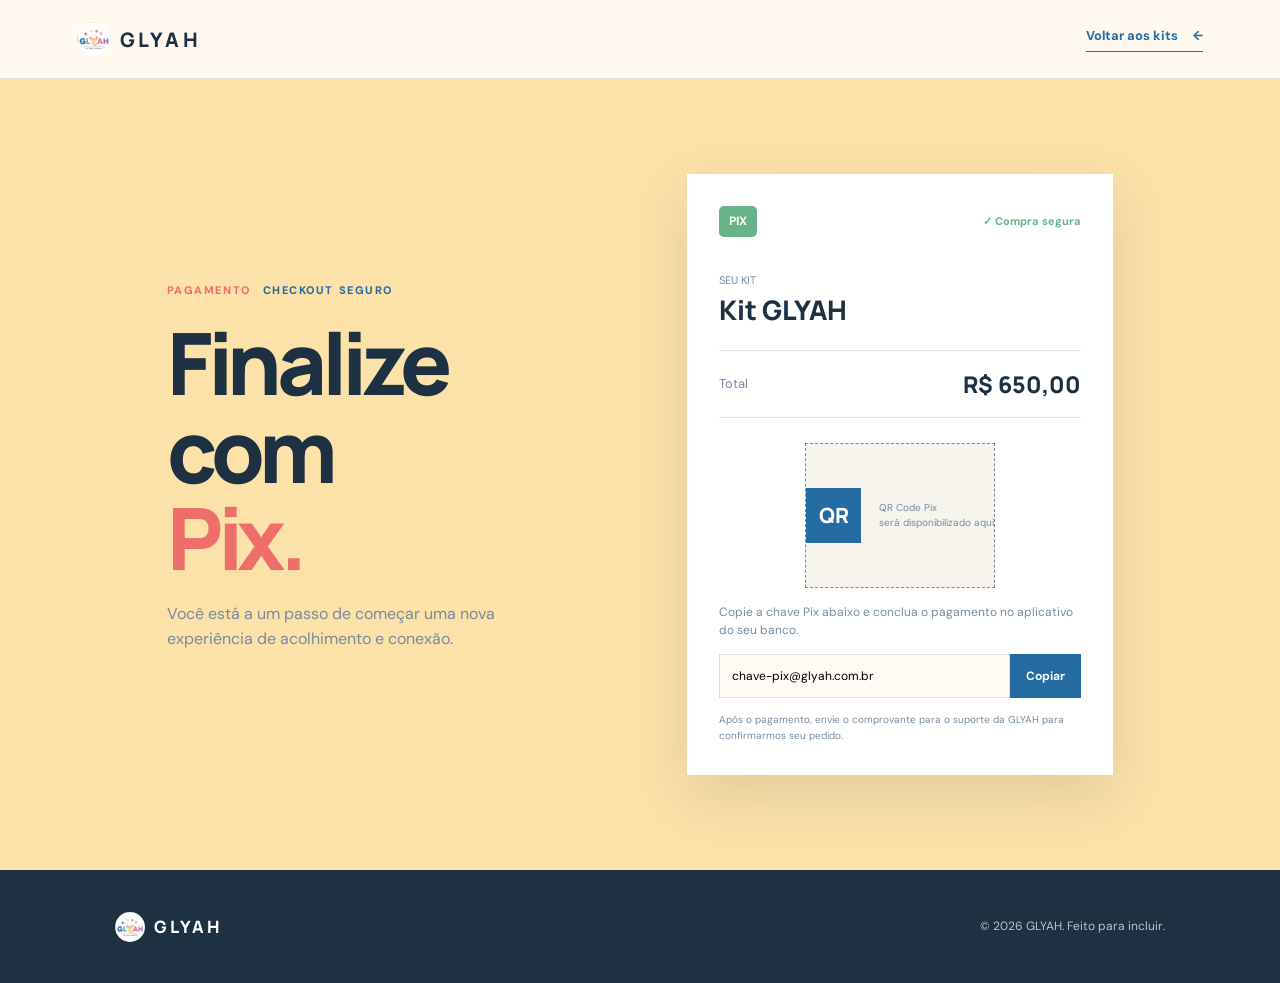
<file: pagamento.html>
<!DOCTYPE html>
<html lang="pt-BR">
<head>
  <meta charset="UTF-8">
  <meta name="viewport" content="width=device-width, initial-scale=1.0">
  <meta name="theme-color" content="#256CA2">
  <title>Pagamento Pix — GLYAH</title>
  <link rel="preconnect" href="https://fonts.googleapis.com">
  <link rel="preconnect" href="https://fonts.gstatic.com" crossorigin>
  <link href="https://fonts.googleapis.com/css2?family=DM+Sans:wght@400;500;600;700&family=Manrope:wght@600;700;800&display=swap" rel="stylesheet">
  <link rel="stylesheet" href="styles.css">
</head>
<body class="checkout-page">
  <header class="site-header">
    <a class="brand" href="index.html#inicio"><img src="glyah-logo.png" alt="Logo GLYAH"><span>GLYAH</span></a>
    <a class="text-link" href="index.html#kits">Voltar aos kits <span>←</span></a>
  </header>
  <main class="checkout-main">
    <div class="checkout-intro">
      <div class="section-label"><span>Pagamento</span><p>Checkout seguro</p></div>
      <h1>Finalize com<br><em>Pix.</em></h1>
      <p>Você está a um passo de começar uma nova experiência de acolhimento e conexão.</p>
    </div>
    <section class="pix-card" aria-label="Pagamento via Pix">
      <div class="pix-card-head"><span class="pix-badge">PIX</span><span class="secure-mark">✓ Compra segura</span></div>
      <p class="selected-kit-label">Seu kit</p>
      <h2 id="selected-kit">Kit GLYAH</h2>
      <div class="pix-price"><span>Total</span><strong>R$ 650,00</strong></div>
      <div class="qr-placeholder" aria-label="Área reservada para QR Code Pix"><span>QR</span><small>QR Code Pix<br>será disponibilizado aqui</small></div>
      <p class="pix-instruction">Copie a chave Pix abaixo e conclua o pagamento no aplicativo do seu banco.</p>
      <div class="pix-key-row"><input id="pix-key" readonly value="chave-pix@glyah.com.br"><button id="copy-pix" type="button">Copiar</button></div>
      <small class="pix-note">Após o pagamento, envie o comprovante para o suporte da GLYAH para confirmarmos seu pedido.</small>
    </section>
  </main>
  <footer class="site-footer"><a class="brand" href="index.html#inicio"><img src="glyah-logo.png" alt="Logo GLYAH"><span>GLYAH</span></a><p>© 2026 GLYAH. Feito para incluir.</p></footer>
  <div class="toast" role="status">Chave Pix copiada <span>✓</span></div>
  <script>
    const savedKit = localStorage.getItem("glyah-kit");
    if (savedKit) document.querySelector("#selected-kit").textContent = savedKit;
    const toast = document.querySelector(".toast");
    document.querySelector("#copy-pix").addEventListener("click", async () => {
      const key = document.querySelector("#pix-key").value;
      try { await navigator.clipboard.writeText(key); } catch (error) { document.querySelector("#pix-key").select(); document.execCommand("copy"); }
      toast.classList.add("show");
      setTimeout(() => toast.classList.remove("show"), 2200);
    });
  </script>
</body>
</html>
</file>
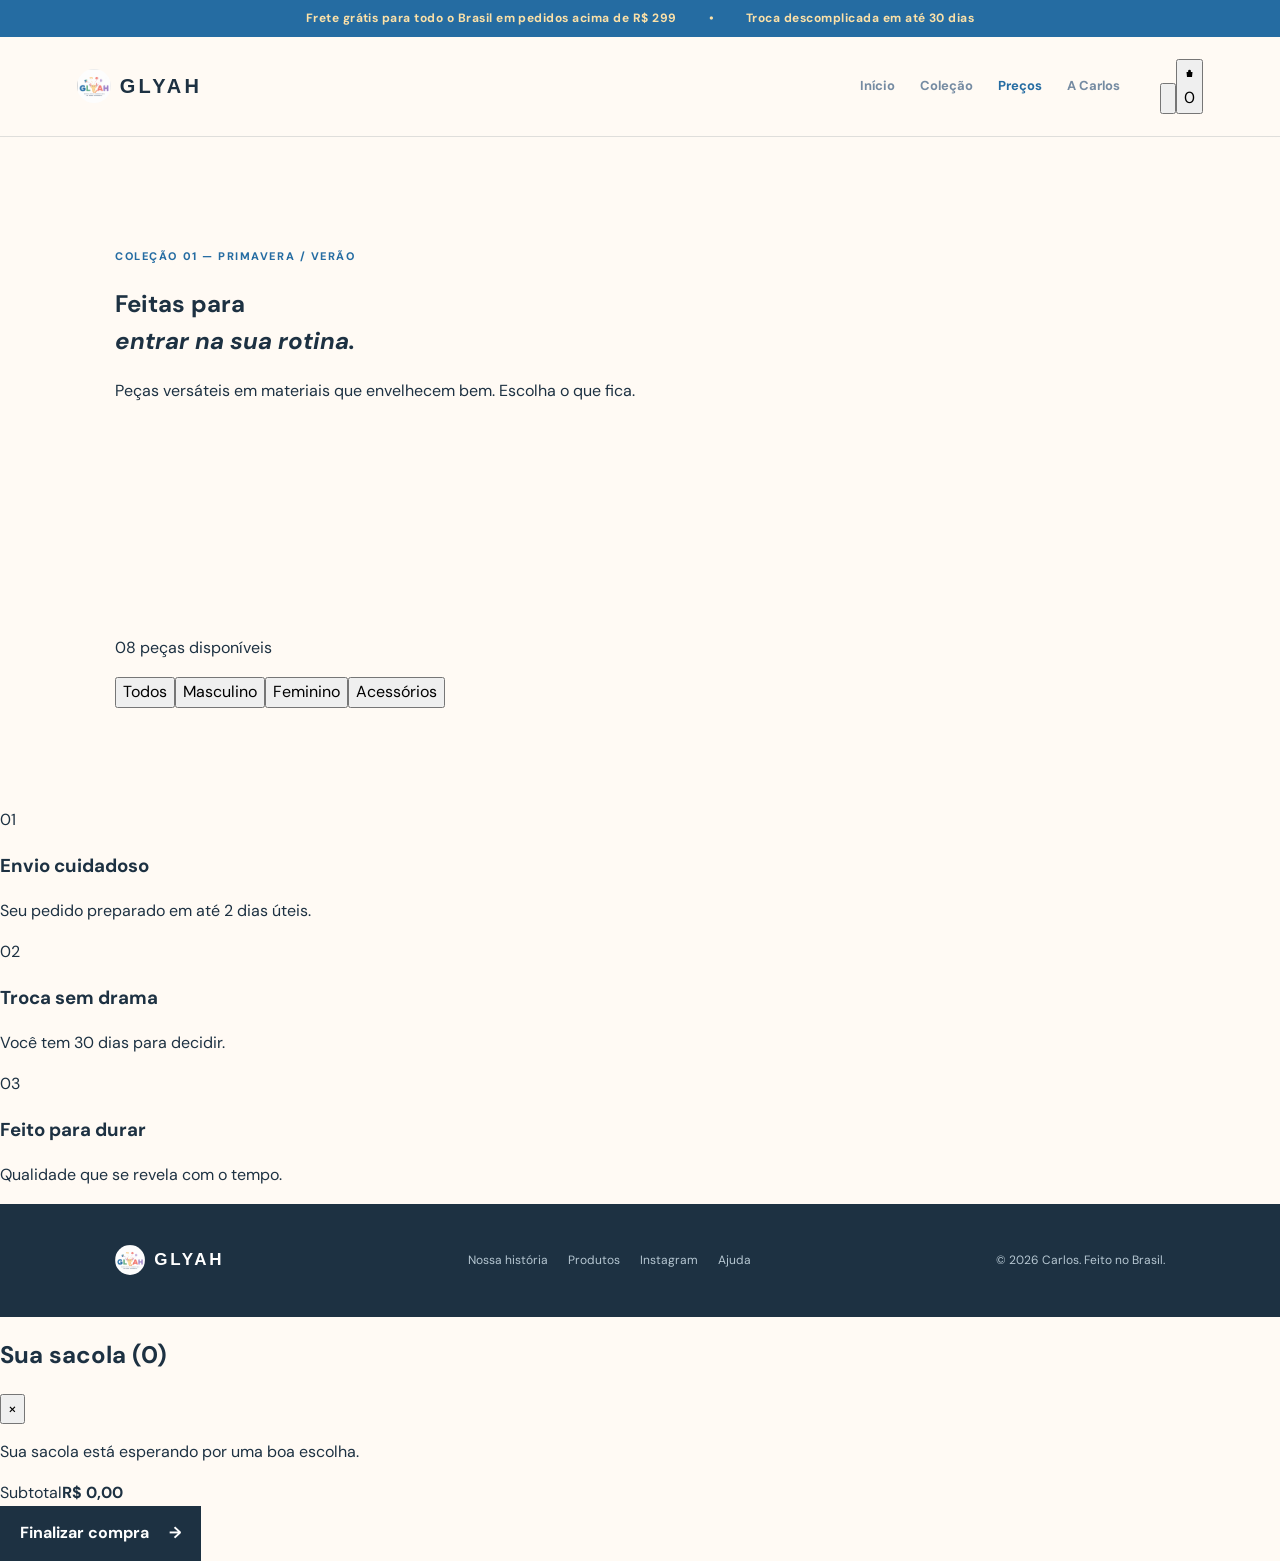
<file: pricing.html>
<!DOCTYPE html>
<html lang="pt-BR">
<head>
  <meta charset="UTF-8">
  <meta name="viewport" content="width=device-width, initial-scale=1.0">
  <meta name="description" content="Coleção e valores das roupas CARLOS.">
  <title>Produtos & Preços — CARLOS</title>
  <link rel="preconnect" href="https://fonts.googleapis.com">
  <link rel="preconnect" href="https://fonts.gstatic.com" crossorigin>
  <link href="https://fonts.googleapis.com/css2?family=DM+Mono:wght@400;500&family=DM+Sans:opsz,wght@9..40,400;9..40,500;9..40,600;9..40,700&family=Playfair+Display:ital,wght@500;600;700&display=swap" rel="stylesheet">
  <link rel="stylesheet" href="styles.css">
</head>
<body data-page="pricing">
  <div class="announcement"><span>Frete grátis para todo o Brasil em pedidos acima de R$ 299</span><span class="announcement-dot">•</span><span>Troca descomplicada em até 30 dias</span></div>
  <header class="site-header">
    <a class="brand" href="index.html" aria-label="Página inicial GLYAH"><img src="glyah-logo.png" alt="Logo GLYAH"><span>GLYAH</span></a>
    <nav class="main-nav" aria-label="Navegação principal"><a href="index.html">Início</a><a href="index.html#colecao">Coleção</a><a class="active" href="pricing.html">Preços</a><a href="sobre.html">A Carlos</a></nav>
    <div class="header-actions"><button class="search-button" aria-label="Pesquisar"><svg viewBox="0 0 24 24" aria-hidden="true"><circle cx="11" cy="11" r="6.5"/><path d="m16 16 4.2 4.2"/></svg></button><button class="bag-button" aria-label="Abrir sacola"><svg viewBox="0 0 24 24" aria-hidden="true"><path d="M5.5 8.5h13l-1 11h-11z"/><path d="M9 9V6.6a3 3 0 0 1 6 0V9"/></svg><span class="cart-count">0</span></button><button class="menu-button" aria-label="Abrir menu"><span></span><span></span></button></div>
  </header>
  <main>
    <section class="products-hero section-pad"><p class="eyebrow reveal">Coleção 01 — Primavera / Verão</p><h1 class="reveal">Feitas para<br><em>entrar na sua rotina.</em></h1><p class="products-hero-copy reveal">Peças versáteis em materiais que envelhecem bem. Escolha o que fica.</p></section>
    <section class="catalog section-pad">
      <div class="catalog-toolbar"><p><span class="product-total">08</span> peças disponíveis</p><div class="filter-row" aria-label="Filtrar produtos"><button class="filter active" data-filter="todos">Todos</button><button class="filter" data-filter="masculino" id="masculino">Masculino</button><button class="filter" data-filter="feminino" id="feminino">Feminino</button><button class="filter" data-filter="acessorios" id="acessorios">Acessórios</button></div></div>
      <div class="products-grid catalog-grid" data-products="all"></div>
    </section>
    <section class="service-band"><div><span>01</span><h3>Envio cuidadoso</h3><p>Seu pedido preparado em até 2 dias úteis.</p></div><div><span>02</span><h3>Troca sem drama</h3><p>Você tem 30 dias para decidir.</p></div><div><span>03</span><h3>Feito para durar</h3><p>Qualidade que se revela com o tempo.</p></div></section>
  </main>
  <footer class="site-footer"><a class="brand" href="index.html"><img src="glyah-logo.png" alt="Logo GLYAH"><span>GLYAH</span></a><div class="footer-links"><a href="sobre.html">Nossa história</a><a href="pricing.html">Produtos</a><a href="instagram.html">Instagram</a><a href="#">Ajuda</a></div><p>© 2026 Carlos. Feito no Brasil.</p></footer>
  <aside class="cart-drawer" aria-label="Sua sacola" aria-hidden="true"><div class="drawer-head"><h2>Sua sacola <span class="drawer-count">(0)</span></h2><button class="drawer-close" aria-label="Fechar sacola">×</button></div><div class="cart-items"><p class="empty-cart">Sua sacola está esperando por uma boa escolha.</p></div><div class="drawer-footer"><div><span>Subtotal</span><strong class="cart-total">R$ 0,00</strong></div><button class="button button-dark checkout">Finalizar compra <span>→</span></button></div></aside><div class="drawer-backdrop"></div><div class="toast" role="status">Adicionado à sacola <span>✓</span></div>
  <script src="script.js"></script>
</body>
</html>
</file>
<file: styles.css>
:root{--blue:#256CA2;--green:#69B38A;--yellow:#F4B65B;--coral:#EE6E6B;--purple:#9478C8;--cream:#FCE1A8;--pink:#E97378;--slate:#758BA2;--ink:#1d3142;--paper:#fffaf4;--line:rgba(29,49,66,.14)}*{box-sizing:border-box}html{scroll-behavior:smooth}body{margin:0;background:var(--paper);color:var(--ink);font:16px "DM Sans",sans-serif;line-height:1.55}a{color:inherit;text-decoration:none}button,input,select{font:inherit}.announcement{background:var(--blue);color:#fff;text-align:center;padding:9px 20px;font-size:12px;font-weight:700;letter-spacing:.04em}.announcement span{color:var(--cream);padding:0 16px}.site-header{align-items:center;background:rgba(255,250,244,.94);display:flex;gap:40px;justify-content:space-between;padding:22px 6%;position:sticky;top:0;z-index:10;border-bottom:1px solid var(--line);backdrop-filter:blur(12px)}.brand{align-items:center;display:flex;gap:9px;font:800 20px Manrope,sans-serif;letter-spacing:.16em}.brand img{border-radius:50%;height:34px;object-fit:cover;width:34px}.site-footer .brand img{height:30px;width:30px}.brand-mini{align-items:center;background:var(--yellow);border-radius:50%;color:#fff;display:inline-flex;font-size:16px;height:30px;justify-content:center;width:30px}.main-nav{display:flex;gap:25px;margin-left:auto}.main-nav a{color:var(--slate);font-size:13px;font-weight:700}.main-nav a:hover,.main-nav .active{color:var(--blue)}.header-cta{background:var(--coral);border-radius:24px;color:#fff;font-size:13px;font-weight:700;padding:11px 18px}.header-cta span{margin-left:12px}.menu-button{background:none;border:0;display:none}.menu-button span{background:var(--ink);display:block;height:2px;margin:5px;width:22px}.hero{display:grid;grid-template-columns:1fr 1fr;min-height:640px;overflow:hidden;padding:85px 9% 70px;position:relative}.hero-copy{align-self:center;max-width:560px}.eyebrow,.section-label{color:var(--blue);font-size:11px;font-weight:800;letter-spacing:.14em;text-transform:uppercase}.hero h1,.payment h2,.split-heading h2,.training h2,.kits h2,.project-content h2{font:800 clamp(44px,6vw,82px)/1.02 Manrope,sans-serif;letter-spacing:-.06em;margin:18px 0}.hero h1 em,.payment h2 em,.split-heading em,.training h2 em,.project-content em{color:var(--coral);font-style:normal}.hero-description{color:var(--slate);font-size:17px;max-width:475px}.hero-actions{align-items:center;display:flex;gap:24px;margin-top:30px}.button{border:0;display:inline-flex;font-weight:700;gap:20px;justify-content:space-between;padding:15px 20px}.button-dark{background:var(--ink);color:#fff}.button-light{background:#fff;color:var(--blue)}.text-link{border-bottom:1px solid currentColor;color:var(--blue);font-size:13px;font-weight:700;padding-bottom:4px}.text-link span{margin-left:12px}.hero-trust{color:var(--slate);display:flex;flex-wrap:wrap;font-size:11px;gap:16px;margin-top:45px}.hero-art{background:var(--cream);border-radius:50% 50% 12% 50%;height:480px;justify-self:end;position:relative;width:480px}.art-orbit{border:1px solid rgba(37,108,162,.25);border-radius:50%;height:410px;left:35px;position:absolute;top:35px;width:410px}.orbit-two{border-color:rgba(148,120,200,.3);height:330px;left:75px;top:75px;width:330px}.hero-card{box-shadow:0 20px 45px rgba(29,49,66,.15);position:absolute}.hero-card-main{background:#fff;border-radius:18px;left:75px;padding:32px 36px;top:145px;transform:rotate(-5deg)}.card-icon{color:var(--coral);display:block;font-size:32px}.hero-card-main strong{display:block;font:800 30px/1.1 Manrope;margin:12px 0}.hero-card-main small{color:var(--slate);font-size:11px}.hero-card-float{background:var(--purple);border-radius:50%;color:#fff;height:138px;padding:19px;right:23px;top:30px;transform:rotate(8deg);width:138px}.hero-card-float span{font-size:31px}.hero-card-float p{font-weight:700;line-height:1.15;margin:3px 0}.hero-bubble{align-items:center;border-radius:50%;color:#fff;display:flex;font-size:27px;height:62px;justify-content:center;position:absolute;width:62px}.bubble-pink{background:var(--pink);bottom:54px;right:72px}.bubble-blue{background:var(--blue);bottom:35px;left:35px}.stats-band{background:var(--blue);color:#fff;display:flex;justify-content:space-around;padding:23px 8%}.stats-band div{align-items:center;display:flex;gap:14px}.stats-band strong{font:800 27px Manrope}.stats-band span{font-size:11px;letter-spacing:.08em;text-transform:uppercase}.section-pad{padding:100px 9%}.section-label{align-items:center;display:flex;gap:12px}.section-label span{color:var(--coral)}.section-label p{margin:0}.split-heading,.training-top{display:grid;gap:10%;grid-template-columns:1.2fr .8fr}.split-heading h2,.training h2,.kits h2{font-size:clamp(36px,4vw,57px)}.split-heading>div,.training-top>p{align-self:end;color:var(--slate);max-width:350px}.values-grid{border-top:1px solid var(--line);display:grid;gap:45px;grid-template-columns:repeat(3,1fr);margin-top:80px;padding-top:32px}.values-grid span,.step-number{color:var(--coral);font-weight:800}.values-grid h3{font:800 24px Manrope;margin:15px 0 5px}.values-grid p,.steps p{color:var(--slate);font-size:14px;margin:0}.project-section{background:var(--blue);color:#fff;display:grid;grid-template-columns:1fr 1fr;min-height:570px}.project-visual{background:var(--green);overflow:hidden;position:relative}.project-visual:after{border:2px dashed rgba(255,255,255,.55);border-radius:50%;content:"";height:360px;left:17%;position:absolute;top:15%;width:360px}.project-sticker{background:var(--cream);border-radius:50%;color:var(--blue);font:800 29px/1.05 Manrope;left:22%;padding:55px 20px;text-align:center;top:24%;transform:rotate(-8deg);position:absolute;z-index:1}.project-sticker small{font:600 10px "DM Sans";letter-spacing:.08em}.project-sun{color:var(--yellow);font-size:58px;position:absolute;right:15%;top:16%}.project-content{align-self:center;padding:70px 13%}.light-label{color:var(--cream)}.project-content h2{font-size:clamp(37px,4vw,58px)}.project-content h2 em{color:var(--cream)}.project-content>p{color:#d8e8f1;max-width:430px}.training{background:#fff}.steps{display:grid;gap:30px;grid-template-columns:repeat(3,1fr);margin-top:70px}.steps article{border-left:3px solid var(--green);padding-left:23px}.steps h3{font:800 22px Manrope;margin:12px 0 5px}.section-heading{align-items:end;display:flex;justify-content:space-between}.heading-note{color:var(--slate);font-size:15px}.heading-note strong{color:var(--coral);font-size:21px}.kits{background:var(--cream)}.kits-grid{display:grid;gap:17px;grid-template-columns:repeat(4,1fr);margin-top:55px}.kit-card{border-radius:13px;display:flex;flex-direction:column;min-height:410px;padding:27px 24px}.kit-blue{background:var(--blue);color:#fff}.kit-green{background:var(--green);color:#fff}.kit-yellow{background:var(--yellow)}.kit-purple{background:var(--purple);color:#fff}.kit-top{display:flex;justify-content:space-between}.kit-number{font-size:12px;font-weight:800}.kit-symbol{font-size:29px}.kit-card h3{font:800 27px Manrope;margin:44px 0 8px}.kit-card>p{font-size:13px;min-height:62px}.kit-card ul{border-top:1px solid rgba(255,255,255,.3);font-size:12px;list-style:none;margin:8px 0 25px;padding:15px 0}.kit-yellow ul{border-color:rgba(29,49,66,.25)}.kit-card li{margin:5px 0}.kit-card li:before{content:"✓";margin-right:7px}.kit-footer{align-items:center;display:flex;justify-content:space-between;margin-top:auto}.kit-footer strong{font:800 20px Manrope}.add-kit{background:transparent;border:1px solid currentColor;border-radius:20px;color:inherit;cursor:pointer;font-size:11px;font-weight:700;padding:8px 12px}.add-kit span{font-size:17px;margin-left:7px}.payment{display:grid;gap:12%;grid-template-columns:1fr 1fr}.payment h2{font-size:clamp(38px,4vw,56px)}.payment-copy>p{color:var(--slate);max-width:430px}.payment-badges{display:flex;gap:10px;margin-top:35px}.payment-badges span{background:#fff;border:1px solid var(--line);font-size:11px;padding:10px}.payment-form{background:#fff;border:1px solid var(--line);display:flex;flex-direction:column;gap:16px;padding:30px}.payment-form label{color:var(--slate);font-size:12px;font-weight:700}.payment-form input,.payment-form select{background:var(--paper);border:1px solid var(--line);border-radius:0;display:block;margin-top:7px;padding:13px;width:100%}.payment-form small{color:var(--slate);font-size:11px}.site-footer{align-items:center;background:var(--ink);color:#fff;display:flex;gap:40px;justify-content:space-between;padding:35px 9%}.site-footer .brand{font-size:17px}.footer-links{display:flex;gap:20px}.footer-links a,.site-footer p{color:#b6c7d2;font-size:12px}.toast{background:var(--ink);bottom:24px;color:#fff;opacity:0;padding:14px 20px;pointer-events:none;position:fixed;right:24px;transform:translateY(20px);transition:.3s;z-index:20}.toast.show{opacity:1;transform:translateY(0)}.toast span{color:var(--green);margin-left:12px}.reveal{opacity:0;transform:translateY(20px);transition:.7s}.reveal.visible{opacity:1;transform:none}.checkout-page{background:var(--cream);min-height:100vh}.checkout-main{display:grid;gap:10%;grid-template-columns:1fr 1fr;margin:0 auto;max-width:1100px;padding:95px 6%}.checkout-intro{align-self:center}.checkout-intro h1{font:800 clamp(50px,7vw,86px)/1.02 Manrope;letter-spacing:-.06em;margin:20px 0}.checkout-intro h1 em{color:var(--coral);font-style:normal}.checkout-intro>p{color:var(--slate);max-width:360px}.pix-card{background:#fff;box-shadow:0 20px 55px rgba(29,49,66,.12);padding:32px}.pix-card-head,.pix-price,.pix-key-row{align-items:center;display:flex;justify-content:space-between}.pix-badge{background:var(--green);border-radius:5px;color:#fff;font-size:12px;font-weight:800;padding:6px 10px}.secure-mark{color:var(--green);font-size:11px;font-weight:700}.selected-kit-label{color:var(--slate);font-size:11px;margin:35px 0 2px;text-transform:uppercase}.pix-card h2{font:800 27px Manrope;margin:0 0 22px}.pix-price{border-bottom:1px solid var(--line);border-top:1px solid var(--line);padding:17px 0}.pix-price span{color:var(--slate);font-size:13px}.pix-price strong{font:800 23px Manrope}.qr-placeholder{align-items:center;background:#f7f4ee;border:1px dashed var(--slate);display:flex;gap:18px;justify-content:center;margin:25px auto 15px;min-height:145px;text-align:left;width:190px}.qr-placeholder span{align-items:center;background:var(--blue);color:#fff;display:flex;font:800 21px Manrope;height:55px;justify-content:center;width:55px}.qr-placeholder small{color:var(--slate);font-size:10px}.pix-instruction,.pix-note{color:var(--slate);font-size:12px}.pix-key-row{margin:14px 0}.pix-key-row input{background:var(--paper);border:1px solid var(--line);font-size:12px;min-width:0;padding:12px;width:100%}.pix-key-row button{background:var(--blue);border:0;color:#fff;cursor:pointer;font-size:12px;font-weight:700;padding:13px 16px}.pix-note{display:block;font-size:10px}.checkout-page .site-footer{margin-top:auto}@media(max-width:900px){.main-nav{display:none}.menu-button{display:block}.header-cta{margin-left:auto}.site-header.menu-open .main-nav{background:var(--paper);display:flex;flex-direction:column;gap:18px;left:0;padding:22px 6%;position:absolute;right:0;top:68px}.hero{grid-template-columns:1fr;padding-top:55px}.hero-art{height:400px;margin:55px auto 0;width:400px}.hero-card-main{left:45px;top:120px}.stats-band{gap:20px}.kits-grid{grid-template-columns:repeat(2,1fr)}.gallery-grid{grid-template-columns:repeat(2,1fr)}.project-section{grid-template-columns:1fr}.project-visual{min-height:390px}.payment,.checkout-main{grid-template-columns:1fr}.checkout-intro{text-align:center}.checkout-intro>p{margin-left:auto;margin-right:auto}}@media(max-width:600px){.site-header{padding:17px 5%}.header-cta{font-size:11px;padding:9px 12px}.hero,.section-pad{padding-left:6%;padding-right:6%}.hero h1{font-size:52px}.hero-art{height:310px;width:310px}.art-orbit{height:270px;left:20px;top:20px;width:270px}.orbit-two{height:210px;left:50px;top:50px;width:210px}.hero-card-main{left:25px;padding:22px;top:85px}.hero-card-main strong{font-size:22px}.hero-card-float{height:105px;padding:13px;right:5px;top:17px;width:105px}.hero-card-float p{font-size:12px}.stats-band{display:grid;grid-template-columns:1fr 1fr;padding:25px 8%}.stats-band div:last-child{grid-column:span 2}.split-heading,.training-top{display:block}.split-heading h2{font-size:38px}.split-heading>div{margin-top:25px}.values-grid,.steps{grid-template-columns:1fr;margin-top:50px}.section-heading{display:block}.heading-note{margin-top:20px}.kits-grid,.gallery-grid{grid-template-columns:1fr}.project-content{padding:55px 7%}.site-footer{align-items:flex-start;flex-direction:column;gap:18px}.footer-links{flex-wrap:wrap}.payment-badges{flex-direction:column}.announcement{font-size:10px}.announcement span{padding:0 5px}.checkout-main{padding:55px 6%}.pix-card{padding:23px 18px}.pix-key-row button{padding-left:11px;padding-right:11px}}
.kit-image{background:#fff;border-radius:10px;height:105px;margin-top:18px;object-fit:cover;object-position:center 42%;width:100%}.kit-blue{background:var(--blue);color:#fff}.kit-green{background:var(--green);color:#fff}.kit-yellow{background:var(--yellow)}.kit-purple{background:var(--purple);color:#fff}.kit-top{display:flex;justify-content:space-between}.kit-number{font-size:12px;font-weight:800}.kit-symbol{font-size:29px}.kit-card h3{font:800 27px Manrope;margin:44px 0 8px}.kit-card>p{font-size:13px;min-height:62px}.kit-card ul{border-top:1px solid rgba(255,255,255,.3);font-size:12px;list-style:none;margin:8px 0 25px;padding:15px 0}.kit-yellow ul{border-color:rgba(29,49,66,.25)}.kit-card li{margin:5px 0}.kit-card li:before{content:"✓";margin-right:7px}.kit-footer{align-items:center;display:flex;justify-content:space-between;margin-top:auto}.kit-footer strong{font:800 20px Manrope}.add-kit{background:transparent;border:1px solid currentColor;border-radius:20px;color:inherit;cursor:pointer;font-size:11px;font-weight:700;padding:8px 12px}.add-kit span{font-size:17px;margin-left:7px}.payment{display:grid;gap:12%;grid-template-columns:1fr 1fr}.payment h2{font-size:clamp(38px,4vw,56px)}.payment-copy>p{color:var(--slate);max-width:430px}.payment-badges{display:flex;gap:10px;margin-top:35px}.payment-badges span{background:#fff;border:1px solid var(--line);font-size:11px;padding:10px}.payment-form{background:#fff;border:1px solid var(--line);display:flex;flex-direction:column;gap:16px;padding:30px}.payment-form label{color:var(--slate);font-size:12px;font-weight:700}.payment-form input,.payment-form select{background:var(--paper);border:1px solid var(--line);border-radius:0;display:block;margin-top:7px;padding:13px;width:100%}.payment-form small{color:var(--slate);font-size:11px}.site-footer{align-items:center;background:var(--ink);color:#fff;display:flex;gap:40px;justify-content:space-between;padding:35px 9%}.site-footer .brand{font-size:17px}.footer-links{display:flex;gap:20px}.footer-links a,.site-footer p{color:#b6c7d2;font-size:12px}.toast{background:var(--ink);bottom:24px;color:#fff;opacity:0;padding:14px 20px;pointer-events:none;position:fixed;right:24px;transform:translateY(20px);transition:.3s;z-index:20}.toast.show{opacity:1;transform:translateY(0)}.toast span{color:var(--green);margin-left:12px}.reveal{opacity:0;transform:translateY(20px);transition:.7s}.reveal.visible{opacity:1;transform:none}.checkout-page{background:var(--cream);min-height:100vh}.checkout-main{display:grid;gap:10%;grid-template-columns:1fr 1fr;margin:0 auto;max-width:1100px;padding:95px 6%}.checkout-intro{align-self:center}.checkout-intro h1{font:800 clamp(50px,7vw,86px)/1.02 Manrope;letter-spacing:-.06em;margin:20px 0}.checkout-intro h1 em{color:var(--coral);font-style:normal}.checkout-intro>p{color:var(--slate);max-width:360px}.pix-card{background:#fff;box-shadow:0 20px 55px rgba(29,49,66,.12);padding:32px}.pix-card-head,.pix-price,.pix-key-row{align-items:center;display:flex;justify-content:space-between}.pix-badge{background:var(--green);border-radius:5px;color:#fff;font-size:12px;font-weight:800;padding:6px 10px}.secure-mark{color:var(--green);font-size:11px;font-weight:700}.selected-kit-label{color:var(--slate);font-size:11px;margin:35px 0 2px;text-transform:uppercase}.pix-card h2{font:800 27px Manrope;margin:0 0 22px}.pix-price{border-bottom:1px solid var(--line);border-top:1px solid var(--line);padding:17px 0}.pix-price span{color:var(--slate);font-size:13px}.pix-price strong{font:800 23px Manrope}.qr-placeholder{align-items:center;background:#f7f4ee;border:1px dashed var(--slate);display:flex;gap:18px;justify-content:center;margin:25px auto 15px;min-height:145px;text-align:left;width:190px}.qr-placeholder span{align-items:center;background:var(--blue);color:#fff;display:flex;font:800 21px Manrope;height:55px;justify-content:center;width:55px}.qr-placeholder small{color:var(--slate);font-size:10px}.pix-instruction,.pix-note{color:var(--slate);font-size:12px}.pix-key-row{margin:14px 0}.pix-key-row input{background:var(--paper);border:1px solid var(--line);font-size:12px;min-width:0;padding:12px;width:100%}.pix-key-row button{background:var(--blue);border:0;color:#fff;cursor:pointer;font-size:12px;font-weight:700;padding:13px 16px}.pix-note{display:block;font-size:10px}.checkout-page .site-footer{margin-top:auto}@media(max-width:900px){.main-nav{display:none}.menu-button{display:block}.header-cta{margin-left:auto}.site-header.menu-open .main-nav{background:var(--paper);display:flex;flex-direction:column;gap:18px;left:0;padding:22px 6%;position:absolute;right:0;top:68px}.hero{grid-template-columns:1fr;padding-top:55px}.hero-art{height:400px;margin:55px auto 0;width:400px}.hero-card-main{left:45px;top:120px}.stats-band{gap:20px}.kits-grid{grid-template-columns:repeat(2,1fr)}.project-section{grid-template-columns:1fr}.project-visual{min-height:390px}.payment,.checkout-main{grid-template-columns:1fr}.checkout-intro{text-align:center}.checkout-intro>p{margin-left:auto;margin-right:auto}}@media(max-width:600px){.site-header{padding:17px 5%}.header-cta{font-size:11px;padding:9px 12px}.hero,.section-pad{padding-left:6%;padding-right:6%}.hero h1{font-size:52px}.hero-art{height:310px;width:310px}.art-orbit{height:270px;left:20px;top:20px;width:270px}.orbit-two{height:210px;left:50px;top:50px;width:210px}.hero-card-main{left:25px;padding:22px;top:85px}.hero-card-main strong{font-size:22px}.hero-card-float{height:105px;padding:13px;right:5px;top:17px;width:105px}.hero-card-float p{font-size:12px}.stats-band{display:grid;grid-template-columns:1fr 1fr;padding:25px 8%}.stats-band div:last-child{grid-column:span 2}.split-heading,.training-top{display:block}.split-heading h2{font-size:38px}.split-heading>div{margin-top:25px}.values-grid,.steps{grid-template-columns:1fr;margin-top:50px}.section-heading{display:block}.heading-note{margin-top:20px}.kits-grid{grid-template-columns:1fr}.project-content{padding:55px 7%}.site-footer{align-items:flex-start;flex-direction:column;gap:18px}.footer-links{flex-wrap:wrap}.payment-badges{flex-direction:column}.announcement{font-size:10px}.announcement span{padding:0 5px}.checkout-main{padding:55px 6%}.pix-card{padding:23px 18px}.pix-key-row button{padding-left:11px;padding-right:11px}}
.image-gallery{background:#fff}.gallery-grid{display:grid;gap:18px;grid-template-columns:repeat(4,1fr);margin-top:48px}.gallery-grid article{background:var(--paper);padding:12px}.gallery-grid img{display:block;height:190px;object-fit:cover;width:100%}.gallery-grid h3{font:800 17px Manrope;margin:13px 0 5px}.gallery-grid p{color:var(--slate);font-size:12px;margin:0}.kit-blue{background:var(--blue);color:#fff}.kit-green{background:var(--green);color:#fff}.kit-yellow{background:var(--yellow)}.kit-purple{background:var(--purple);color:#fff}.kit-top{display:flex;justify-content:space-between}.kit-number{font-size:12px;font-weight:800}.kit-symbol{font-size:29px}.kit-card h3{font:800 27px Manrope;margin:44px 0 8px}.kit-card>p{font-size:13px;min-height:62px}.kit-card ul{border-top:1px solid rgba(255,255,255,.3);font-size:12px;list-style:none;margin:8px 0 25px;padding:15px 0}.kit-yellow ul{border-color:rgba(29,49,66,.25)}.kit-card li{margin:5px 0}.kit-card li:before{content:"✓";margin-right:7px}.kit-footer{align-items:center;display:flex;justify-content:space-between;margin-top:auto}.kit-footer strong{font:800 20px Manrope}.add-kit{background:transparent;border:1px solid currentColor;border-radius:20px;color:inherit;cursor:pointer;font-size:11px;font-weight:700;padding:8px 12px}.add-kit span{font-size:17px;margin-left:7px}.payment{display:grid;gap:12%;grid-template-columns:1fr 1fr}.payment h2{font-size:clamp(38px,4vw,56px)}.payment-copy>p{color:var(--slate);max-width:430px}.payment-badges{display:flex;gap:10px;margin-top:35px}.payment-badges span{background:#fff;border:1px solid var(--line);font-size:11px;padding:10px}.payment-form{background:#fff;border:1px solid var(--line);display:flex;flex-direction:column;gap:16px;padding:30px}.payment-form label{color:var(--slate);font-size:12px;font-weight:700}.payment-form input,.payment-form select{background:var(--paper);border:1px solid var(--line);border-radius:0;display:block;margin-top:7px;padding:13px;width:100%}.payment-form small{color:var(--slate);font-size:11px}.site-footer{align-items:center;background:var(--ink);color:#fff;display:flex;gap:40px;justify-content:space-between;padding:35px 9%}.site-footer .brand{font-size:17px}.footer-links{display:flex;gap:20px}.footer-links a,.site-footer p{color:#b6c7d2;font-size:12px}.toast{background:var(--ink);bottom:24px;color:#fff;opacity:0;padding:14px 20px;pointer-events:none;position:fixed;right:24px;transform:translateY(20px);transition:.3s;z-index:20}.toast.show{opacity:1;transform:translateY(0)}.toast span{color:var(--green);margin-left:12px}.reveal{opacity:0;transform:translateY(20px);transition:.7s}.reveal.visible{opacity:1;transform:none}.checkout-page{background:var(--cream);min-height:100vh}.checkout-main{display:grid;gap:10%;grid-template-columns:1fr 1fr;margin:0 auto;max-width:1100px;padding:95px 6%}.checkout-intro{align-self:center}.checkout-intro h1{font:800 clamp(50px,7vw,86px)/1.02 Manrope;letter-spacing:-.06em;margin:20px 0}.checkout-intro h1 em{color:var(--coral);font-style:normal}.checkout-intro>p{color:var(--slate);max-width:360px}.pix-card{background:#fff;box-shadow:0 20px 55px rgba(29,49,66,.12);padding:32px}.pix-card-head,.pix-price,.pix-key-row{align-items:center;display:flex;justify-content:space-between}.pix-badge{background:var(--green);border-radius:5px;color:#fff;font-size:12px;font-weight:800;padding:6px 10px}.secure-mark{color:var(--green);font-size:11px;font-weight:700}.selected-kit-label{color:var(--slate);font-size:11px;margin:35px 0 2px;text-transform:uppercase}.pix-card h2{font:800 27px Manrope;margin:0 0 22px}.pix-price{border-bottom:1px solid var(--line);border-top:1px solid var(--line);padding:17px 0}.pix-price span{color:var(--slate);font-size:13px}.pix-price strong{font:800 23px Manrope}.qr-placeholder{align-items:center;background:#f7f4ee;border:1px dashed var(--slate);display:flex;gap:18px;justify-content:center;margin:25px auto 15px;min-height:145px;text-align:left;width:190px}.qr-placeholder span{align-items:center;background:var(--blue);color:#fff;display:flex;font:800 21px Manrope;height:55px;justify-content:center;width:55px}.qr-placeholder small{color:var(--slate);font-size:10px}.pix-instruction,.pix-note{color:var(--slate);font-size:12px}.pix-key-row{margin:14px 0}.pix-key-row input{background:var(--paper);border:1px solid var(--line);font-size:12px;min-width:0;padding:12px;width:100%}.pix-key-row button{background:var(--blue);border:0;color:#fff;cursor:pointer;font-size:12px;font-weight:700;padding:13px 16px}.pix-note{display:block;font-size:10px}.checkout-page .site-footer{margin-top:auto}@media(max-width:900px){.main-nav{display:none}.menu-button{display:block}.header-cta{margin-left:auto}.site-header.menu-open .main-nav{background:var(--paper);display:flex;flex-direction:column;gap:18px;left:0;padding:22px 6%;position:absolute;right:0;top:68px}.hero{grid-template-columns:1fr;padding-top:55px}.hero-art{height:400px;margin:55px auto 0;width:400px}.hero-card-main{left:45px;top:120px}.stats-band{gap:20px}.kits-grid{grid-template-columns:repeat(2,1fr)}.project-section{grid-template-columns:1fr}.project-visual{min-height:390px}.payment,.checkout-main{grid-template-columns:1fr}.checkout-intro{text-align:center}.checkout-intro>p{margin-left:auto;margin-right:auto}}@media(max-width:600px){.site-header{padding:17px 5%}.header-cta{font-size:11px;padding:9px 12px}.hero,.section-pad{padding-left:6%;padding-right:6%}.hero h1{font-size:52px}.hero-art{height:310px;width:310px}.art-orbit{height:270px;left:20px;top:20px;width:270px}.orbit-two{height:210px;left:50px;top:50px;width:210px}.hero-card-main{left:25px;padding:22px;top:85px}.hero-card-main strong{font-size:22px}.hero-card-float{height:105px;padding:13px;right:5px;top:17px;width:105px}.hero-card-float p{font-size:12px}.stats-band{display:grid;grid-template-columns:1fr 1fr;padding:25px 8%}.stats-band div:last-child{grid-column:span 2}.split-heading,.training-top{display:block}.split-heading h2{font-size:38px}.split-heading>div{margin-top:25px}.values-grid,.steps{grid-template-columns:1fr;margin-top:50px}.section-heading{display:block}.heading-note{margin-top:20px}.kits-grid{grid-template-columns:1fr}.project-content{padding:55px 7%}.site-footer{align-items:flex-start;flex-direction:column;gap:18px}.footer-links{flex-wrap:wrap}.payment-badges{flex-direction:column}.announcement{font-size:10px}.announcement span{padding:0 5px}.checkout-main{padding:55px 6%}.pix-card{padding:23px 18px}.pix-key-row button{padding-left:11px;padding-right:11px}}
</file>
